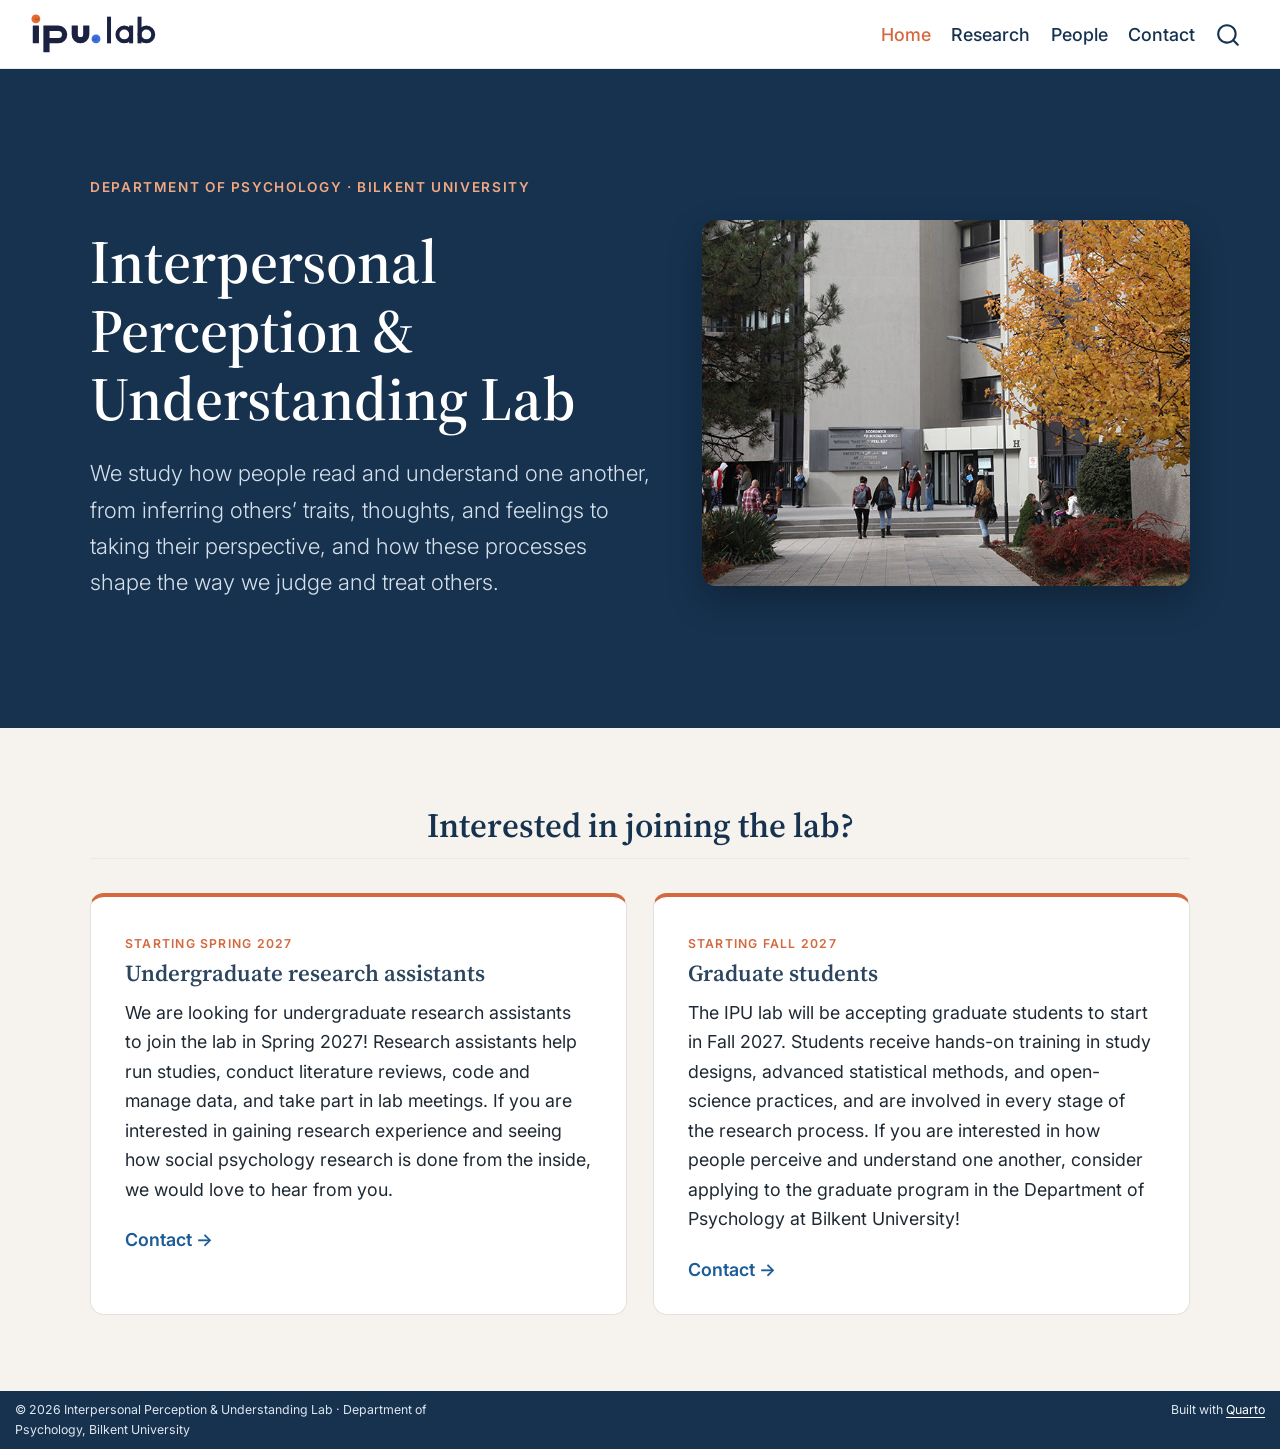
<file: docs/index.html>
<!DOCTYPE html>
<html xmlns="http://www.w3.org/1999/xhtml" lang="en" xml:lang="en"><head>

<meta charset="utf-8">
<meta name="generator" content="quarto-1.10.18">

<meta name="viewport" content="width=device-width, initial-scale=1.0, user-scalable=yes">


<title>IPU Lab | Interpersonal Perception &amp; Understanding Lab at Bilkent University – IPU Lab</title>
<style>
/* Default styles provided by pandoc.
** See https://pandoc.org/MANUAL.html#variables-for-html for config info.
*/
span.smallcaps{font-variant: small-caps;}
div.columns{display: flex; gap: 1.5em;}
div.column{flex: auto;}
@media screen {
div.columns{gap: min(4vw, 1.5em);}
div.column{overflow-x: auto;}
}
div.hanging-indent{margin-left: 1.5em; text-indent: -1.5em;}
ul.task-list{list-style: none;}
ul.task-list li input[type="checkbox"] {
  width: 0.8em;
  margin: 0 0.8em 0.2em -1em; /* quarto-specific, see https://github.com/quarto-dev/quarto-cli/issues/4556 */ 
  vertical-align: middle;
}
</style>


<script src="site_libs/quarto-nav/quarto-nav.js"></script>
<script src="site_libs/quarto-nav/headroom.min.js"></script>
<script src="site_libs/clipboard/clipboard.min.js"></script>
<script src="site_libs/quarto-search/autocomplete.umd.js"></script>
<script src="site_libs/quarto-search/fuse.min.js"></script>
<script src="site_libs/quarto-search/quarto-search.js"></script>
<meta name="quarto:offset" content="./">
<link href="./images/ipu-favicon.png" rel="icon" type="image/png">
<script src="site_libs/quarto-html/quarto.js" type="module"></script>
<script src="site_libs/quarto-html/tabsets/tabsets.js" type="module"></script>
<script src="site_libs/quarto-html/popper.min.js"></script>
<script src="site_libs/quarto-html/tippy.umd.min.js"></script>
<link href="site_libs/quarto-html/tippy.css" rel="stylesheet">
<link href="site_libs/quarto-html/quarto-syntax-highlighting-64a204ab8560d761af7679ceaba22944.css" rel="stylesheet" id="quarto-text-highlighting-styles">
<script src="site_libs/bootstrap/bootstrap.min.js"></script>
<link href="site_libs/bootstrap/bootstrap-icons.css" rel="stylesheet">
<link href="site_libs/bootstrap/bootstrap-56bd78b5a6157ba59dc0b1ddce79f398.min.css" rel="stylesheet" append-hash="true" id="quarto-bootstrap" data-mode="light">
<script id="quarto-search-options" type="application/json">{
  "location": "navbar",
  "copy-button": false,
  "collapse-after": 3,
  "panel-placement": "end",
  "type": "overlay",
  "limit": 50,
  "keyboard-shortcut": [
    "f",
    "/",
    "s"
  ],
  "show-item-context": false,
  "language": {
    "search-no-results-text": "No results",
    "search-matching-documents-text": "matching documents",
    "search-copy-link-title": "Copy link to search",
    "search-hide-matches-text": "Hide additional matches",
    "search-more-match-text": "more match in this document",
    "search-more-matches-text": "more matches in this document",
    "search-clear-button-title": "Clear",
    "search-text-placeholder": "",
    "search-detached-cancel-button-title": "Cancel",
    "search-submit-button-title": "Submit",
    "search-label": "Search"
  }
}</script>
<style>html{ scroll-behavior: smooth; }</style>


</head>

<body class="nav-fixed fullcontent quarto-light">

<div id="quarto-search-results"></div>
  <header id="quarto-header" class="headroom fixed-top">
    <nav class="navbar navbar-expand-lg " data-bs-theme="dark">
      <div class="navbar-container container-fluid">
      <div class="navbar-brand-container mx-auto">
    <a href="./index.html" class="navbar-brand navbar-brand-logo">
    <img src="./images/ipu-lab-logo.svg" alt="IPU Lab" class="navbar-logo light-content">
    <img src="./images/ipu-lab-logo.svg" alt="IPU Lab" class="navbar-logo dark-content">
    </a>
  </div>
            <div id="quarto-search" class="" title="Search"></div>
          <button class="navbar-toggler" type="button" data-bs-toggle="collapse" data-bs-target="#navbarCollapse" aria-controls="navbarCollapse" role="menu" aria-expanded="false" aria-label="Toggle navigation" onclick="if (window.quartoToggleHeadroom) { window.quartoToggleHeadroom(); }">
  <span class="navbar-toggler-icon"></span>
</button>
          <div class="collapse navbar-collapse" id="navbarCollapse">
            <ul class="navbar-nav navbar-nav-scroll ms-auto">
  <li class="nav-item">
    <a class="nav-link active" href="./index.html" aria-current="page"> 
<span class="menu-text">Home</span></a>
  </li>  
  <li class="nav-item">
    <a class="nav-link" href="./research.html"> 
<span class="menu-text">Research</span></a>
  </li>  
  <li class="nav-item">
    <a class="nav-link" href="./people.html"> 
<span class="menu-text">People</span></a>
  </li>  
  <li class="nav-item">
    <a class="nav-link" href="./contact.html"> 
<span class="menu-text">Contact</span></a>
  </li>  
</ul>
          </div> <!-- /navcollapse -->
            <div class="quarto-navbar-tools">
</div>
      </div> <!-- /container-fluid -->
    </nav>
</header>
<!-- content -->
<div id="quarto-content" class="quarto-container page-layout-custom page-navbar">
<!-- sidebar -->
<!-- margin-sidebar -->
<!-- main -->




<div class="hero">
<div class="sec-inner hero-grid">
<div class="hero-text">
<p><span class="eyebrow">Department of Psychology · Bilkent University</span></p>
<section id="b58fc729-690b-4000-b19f-365a4093b2ff7b7b3c20766172206c61622e6e616d65203e7d7d" class="level1">
<h1>Interpersonal Perception &amp; Understanding Lab</h1>
<p><span class="lead">We study how people read and understand one another, from inferring others’ traits, thoughts, and feelings to taking their perspective, and how these processes shape the way we judge and treat others.</span></p>
</section>
</div>
<div class="hero-photo">
<p><img src="images/bilkent.jpeg" class="img-fluid" alt="Bilkent University campus"></p>
</div>
</div>
</div>
<div class="sec sec-sand">
<section id="interested-in-joining-the-lab" class="level2 intro-heading sec-inner">
<h2 class="intro-heading" data-anchor-id="interested-in-joining-the-lab">Interested in joining the lab?</h2>
<div class="join-grid">
<div class="join-card">
<p><span class="card-tag">Starting Spring 2027</span></p>
<section id="undergraduate-research-assistants" class="level3">
<h3 data-anchor-id="undergraduate-research-assistants">Undergraduate research assistants</h3>
<p>We are looking for undergraduate research assistants to join the lab in Spring 2027! Research assistants help run studies, conduct literature reviews, code and manage data, and take part in lab meetings. If you are interested in gaining research experience and seeing how social psychology research is done from the inside, we would love to hear from you.</p>
<p><a href="mailto:mkezer@bilkent.edu.tr" class="more-link">Contact</a></p>
</section>
</div>
<div class="join-card">
<p><span class="card-tag">Starting Fall 2027</span></p>
<section id="graduate-students" class="level3">
<h3 data-anchor-id="graduate-students">Graduate students</h3>
<p>The IPU lab will be accepting graduate students to start in Fall 2027. Students receive hands-on training in study designs, advanced statistical methods, and open-science practices, and are involved in every stage of the research process. If you are interested in how people perceive and understand one another, consider applying to the graduate program in the Department of Psychology at Bilkent University!</p>
<p><a href="mailto:mkezer@bilkent.edu.tr" class="more-link">Contact</a></p>
</section>
</div>
</div>
</section>
</div>




<script id="quarto-html-after-body" type="application/javascript">
  window.document.addEventListener("DOMContentLoaded", function (event) {
    const isCodeAnnotation = (el) => {
      for (const clz of el.classList) {
        if (clz.startsWith('code-annotation-')) {                     
          return true;
        }
      }
      return false;
    }
    const onCopySuccess = function(e) {
      // button target
      const button = e.trigger;
      // don't keep focus
      button.blur();
      // flash "checked"
      button.classList.add('code-copy-button-checked');
      var currentTitle = button.getAttribute("title");
      button.setAttribute("title", "Copied!");
      let tooltip;
      if (window.bootstrap) {
        button.setAttribute("data-bs-toggle", "tooltip");
        button.setAttribute("data-bs-placement", "left");
        button.setAttribute("data-bs-title", "Copied!");
        tooltip = new bootstrap.Tooltip(button, 
          { trigger: "manual", 
            customClass: "code-copy-button-tooltip",
            offset: [0, -8]});
        tooltip.show();    
      }
      setTimeout(function() {
        if (tooltip) {
          tooltip.hide();
          button.removeAttribute("data-bs-title");
          button.removeAttribute("data-bs-toggle");
          button.removeAttribute("data-bs-placement");
        }
        button.setAttribute("title", currentTitle);
        button.classList.remove('code-copy-button-checked');
      }, 1000);
      // clear code selection
      e.clearSelection();
    }
    const getTextToCopy = function(trigger) {
      const outerScaffold = trigger.parentElement.cloneNode(true);
      const codeEl = outerScaffold.querySelector('code');
      for (const childEl of codeEl.children) {
        if (isCodeAnnotation(childEl)) {
          childEl.remove();
        }
      }
      return codeEl.innerText;
    }
    const clipboard = new window.ClipboardJS('.code-copy-button:not([data-in-quarto-modal])', {
      text: getTextToCopy
    });
    clipboard.on('success', onCopySuccess);
    if (window.document.getElementById('quarto-embedded-source-code-modal')) {
      const clipboardModal = new window.ClipboardJS('.code-copy-button[data-in-quarto-modal]', {
        text: getTextToCopy,
        container: window.document.getElementById('quarto-embedded-source-code-modal')
      });
      clipboardModal.on('success', onCopySuccess);
    }
      var localhostRegex = new RegExp(/^(?:http|https):\/\/localhost\:?[0-9]*\//);
      var mailtoRegex = new RegExp(/^mailto:/);
        var filterRegex = new RegExp("https:\/\/mkezer\.github\.io\/ipu-lab\/");
      var isInternal = (href) => {
          return filterRegex.test(href) || localhostRegex.test(href) || mailtoRegex.test(href);
      }
      // Inspect non-navigation links and adorn them if external
     var links = window.document.querySelectorAll('a[href]:not(.nav-link):not(.navbar-brand):not(.toc-action):not(.sidebar-link):not(.sidebar-item-toggle):not(.pagination-link):not(.no-external):not([aria-hidden]):not(.dropdown-item):not(.quarto-navigation-tool):not(.about-link)');
      for (var i=0; i<links.length; i++) {
        const link = links[i];
        if (!isInternal(link.href)) {
          // undo the damage that might have been done by quarto-nav.js in the case of
          // links that we want to consider external
          if (link.dataset.originalHref !== undefined) {
            link.href = link.dataset.originalHref;
          }
            // target, if specified
            link.setAttribute("target", "_blank");
            if (link.getAttribute("rel") === null) {
              link.setAttribute("rel", "noopener");
            }
        }
      }
    function tippyHover(el, contentFn, onTriggerFn, onUntriggerFn) {
      const config = {
        allowHTML: true,
        maxWidth: 500,
        delay: 100,
        arrow: false,
        appendTo: function(el) {
            return el.parentElement;
        },
        interactive: true,
        interactiveBorder: 10,
        theme: 'quarto',
        placement: 'bottom-start',
      };
      if (contentFn) {
        config.content = contentFn;
      }
      if (onTriggerFn) {
        config.onTrigger = onTriggerFn;
      }
      if (onUntriggerFn) {
        config.onUntrigger = onUntriggerFn;
      }
      window.tippy(el, config); 
    }
    const noterefs = window.document.querySelectorAll('a[role="doc-noteref"]');
    for (var i=0; i<noterefs.length; i++) {
      const ref = noterefs[i];
      tippyHover(ref, function() {
        // use id or data attribute instead here
        let href = ref.getAttribute('data-footnote-href') || ref.getAttribute('href');
        try { href = new URL(href).hash; } catch {}
        const id = href.replace(/^#\/?/, "");
        const note = window.document.getElementById(id);
        if (note) {
          return note.innerHTML;
        } else {
          return "";
        }
      });
    }
    const xrefs = window.document.querySelectorAll('a.quarto-xref');
    const processXRef = (id, note) => {
      // Strip column container classes
      const stripColumnClz = (el) => {
        el.classList.remove("page-full", "page-columns");
        if (el.children) {
          for (const child of el.children) {
            stripColumnClz(child);
          }
        }
      }
      stripColumnClz(note)
      if (id === null || id.startsWith('sec-')) {
        // Special case sections, only their first couple elements
        const container = document.createElement("div");
        if (note.children && note.children.length > 2) {
          container.appendChild(note.children[0].cloneNode(true));
          for (let i = 1; i < note.children.length; i++) {
            const child = note.children[i];
            if (child.tagName === "P" && child.innerText === "") {
              continue;
            } else {
              container.appendChild(child.cloneNode(true));
              break;
            }
          }
          if (window.Quarto?.typesetMath) {
            window.Quarto.typesetMath(container);
          }
          return container.innerHTML
        } else {
          if (window.Quarto?.typesetMath) {
            window.Quarto.typesetMath(note);
          }
          return note.innerHTML;
        }
      } else {
        // Remove any anchor links if they are present
        const anchorLink = note.querySelector('a.anchorjs-link');
        if (anchorLink) {
          anchorLink.remove();
        }
        if (window.Quarto?.typesetMath) {
          window.Quarto.typesetMath(note);
        }
        if (note.classList.contains("callout")) {
          return note.outerHTML;
        } else {
          return note.innerHTML;
        }
      }
    }
    for (var i=0; i<xrefs.length; i++) {
      const xref = xrefs[i];
      tippyHover(xref, undefined, function(instance) {
        instance.disable();
        let url = xref.getAttribute('href');
        let hash = undefined; 
        if (url.startsWith('#')) {
          hash = url;
        } else {
          try { hash = new URL(url).hash; } catch {}
        }
        if (hash) {
          const id = hash.replace(/^#\/?/, "");
          const note = window.document.getElementById(id);
          if (note !== null) {
            try {
              const html = processXRef(id, note.cloneNode(true));
              instance.setContent(html);
            } finally {
              instance.enable();
              instance.show();
            }
          } else {
            // See if we can fetch this
            fetch(url.split('#')[0])
            .then(res => res.text())
            .then(html => {
              const parser = new DOMParser();
              const htmlDoc = parser.parseFromString(html, "text/html");
              const note = htmlDoc.getElementById(id);
              if (note !== null) {
                const html = processXRef(id, note);
                instance.setContent(html);
              } 
            }).finally(() => {
              instance.enable();
              instance.show();
            });
          }
        } else {
          // See if we can fetch a full url (with no hash to target)
          // This is a special case and we should probably do some content thinning / targeting
          fetch(url)
          .then(res => res.text())
          .then(html => {
            const parser = new DOMParser();
            const htmlDoc = parser.parseFromString(html, "text/html");
            const note = htmlDoc.querySelector('main.content');
            if (note !== null) {
              // This should only happen for chapter cross references
              // (since there is no id in the URL)
              // remove the first header
              if (note.children.length > 0 && note.children[0].tagName === "HEADER") {
                note.children[0].remove();
              }
              const html = processXRef(null, note);
              instance.setContent(html);
            } 
          }).finally(() => {
            instance.enable();
            instance.show();
          });
        }
      }, function(instance) {
      });
    }
        let selectedAnnoteEl;
        const selectorForAnnotation = ( cell, annotation) => {
          let cellAttr = 'data-code-cell="' + cell + '"';
          let lineAttr = 'data-code-annotation="' +  annotation + '"';
          const selector = 'span[' + cellAttr + '][' + lineAttr + ']';
          return selector;
        }
        const selectCodeLines = (annoteEl) => {
          const doc = window.document;
          const targetCell = annoteEl.getAttribute("data-target-cell");
          const targetAnnotation = annoteEl.getAttribute("data-target-annotation");
          const annoteSpan = window.document.querySelector(selectorForAnnotation(targetCell, targetAnnotation));
          const lines = annoteSpan.getAttribute("data-code-lines").split(",");
          const lineIds = lines.map((line) => {
            return targetCell + "-" + line;
          })
          let top = null;
          let height = null;
          let parent = null;
          if (lineIds.length > 0) {
              //compute the position of the single el (top and bottom and make a div)
              const el = window.document.getElementById(lineIds[0]);
              top = el.offsetTop;
              height = el.offsetHeight;
              parent = el.parentElement.parentElement;
            if (lineIds.length > 1) {
              const lastEl = window.document.getElementById(lineIds[lineIds.length - 1]);
              const bottom = lastEl.offsetTop + lastEl.offsetHeight;
              height = bottom - top;
            }
            if (top !== null && height !== null && parent !== null) {
              // cook up a div (if necessary) and position it 
              let div = window.document.getElementById("code-annotation-line-highlight");
              if (div === null) {
                div = window.document.createElement("div");
                div.setAttribute("id", "code-annotation-line-highlight");
                div.style.position = 'absolute';
                parent.appendChild(div);
              }
              div.style.top = top - 2 + "px";
              div.style.height = height + 4 + "px";
              div.style.left = 0;
              let gutterDiv = window.document.getElementById("code-annotation-line-highlight-gutter");
              if (gutterDiv === null) {
                gutterDiv = window.document.createElement("div");
                gutterDiv.setAttribute("id", "code-annotation-line-highlight-gutter");
                gutterDiv.style.position = 'absolute';
                const codeCell = window.document.getElementById(targetCell);
                const gutter = codeCell.querySelector('.code-annotation-gutter');
                gutter.appendChild(gutterDiv);
              }
              gutterDiv.style.top = top - 2 + "px";
              gutterDiv.style.height = height + 4 + "px";
            }
            selectedAnnoteEl = annoteEl;
          }
        };
        const unselectCodeLines = () => {
          const elementsIds = ["code-annotation-line-highlight", "code-annotation-line-highlight-gutter"];
          elementsIds.forEach((elId) => {
            const div = window.document.getElementById(elId);
            if (div) {
              div.remove();
            }
          });
          selectedAnnoteEl = undefined;
        };
          // Handle positioning of the toggle
      window.addEventListener(
        "resize",
        throttle(() => {
          elRect = undefined;
          if (selectedAnnoteEl) {
            selectCodeLines(selectedAnnoteEl);
          }
        }, 10)
      );
      function throttle(fn, ms) {
      let throttle = false;
      let timer;
        return (...args) => {
          if(!throttle) { // first call gets through
              fn.apply(this, args);
              throttle = true;
          } else { // all the others get throttled
              if(timer) clearTimeout(timer); // cancel #2
              timer = setTimeout(() => {
                fn.apply(this, args);
                timer = throttle = false;
              }, ms);
          }
        };
      }
        // Attach click handler to the DT
        const annoteDls = window.document.querySelectorAll('dt[data-target-cell]');
        for (const annoteDlNode of annoteDls) {
          annoteDlNode.addEventListener('click', (event) => {
            const clickedEl = event.target;
            if (clickedEl !== selectedAnnoteEl) {
              unselectCodeLines();
              const activeEl = window.document.querySelector('dt[data-target-cell].code-annotation-active');
              if (activeEl) {
                activeEl.classList.remove('code-annotation-active');
              }
              selectCodeLines(clickedEl);
              clickedEl.classList.add('code-annotation-active');
            } else {
              // Unselect the line
              unselectCodeLines();
              clickedEl.classList.remove('code-annotation-active');
            }
          });
        }
    const findCites = (el) => {
      const parentEl = el.parentElement;
      if (parentEl) {
        const cites = parentEl.dataset.cites;
        if (cites) {
          return {
            el,
            cites: cites.split(' ')
          };
        } else {
          return findCites(el.parentElement)
        }
      } else {
        return undefined;
      }
    };
    var bibliorefs = window.document.querySelectorAll('a[role="doc-biblioref"]');
    for (var i=0; i<bibliorefs.length; i++) {
      const ref = bibliorefs[i];
      const citeInfo = findCites(ref);
      if (citeInfo) {
        tippyHover(citeInfo.el, function() {
          var popup = window.document.createElement('div');
          citeInfo.cites.forEach(function(cite) {
            var citeDiv = window.document.createElement('div');
            citeDiv.classList.add('hanging-indent');
            citeDiv.classList.add('csl-entry');
            var biblioDiv = window.document.getElementById('ref-' + cite);
            if (biblioDiv) {
              citeDiv.innerHTML = biblioDiv.innerHTML;
            }
            popup.appendChild(citeDiv);
          });
          return popup.innerHTML;
        });
      }
    }
  });
  </script>
</div> <!-- /content -->
<footer class="footer">
  <div class="nav-footer">
    <div class="nav-footer-left">
<p>© 2026 Interpersonal Perception &amp; Understanding Lab · Department of Psychology, Bilkent University</p>
</div>   
    <div class="nav-footer-center">
      &nbsp;
    </div>
    <div class="nav-footer-right">
<p>Built with <a href="https://quarto.org">Quarto</a></p>
</div>
  </div>
</footer>




<script src="site_libs/quarto-html/zenscroll-min.js"></script>
</body></html>
</file>
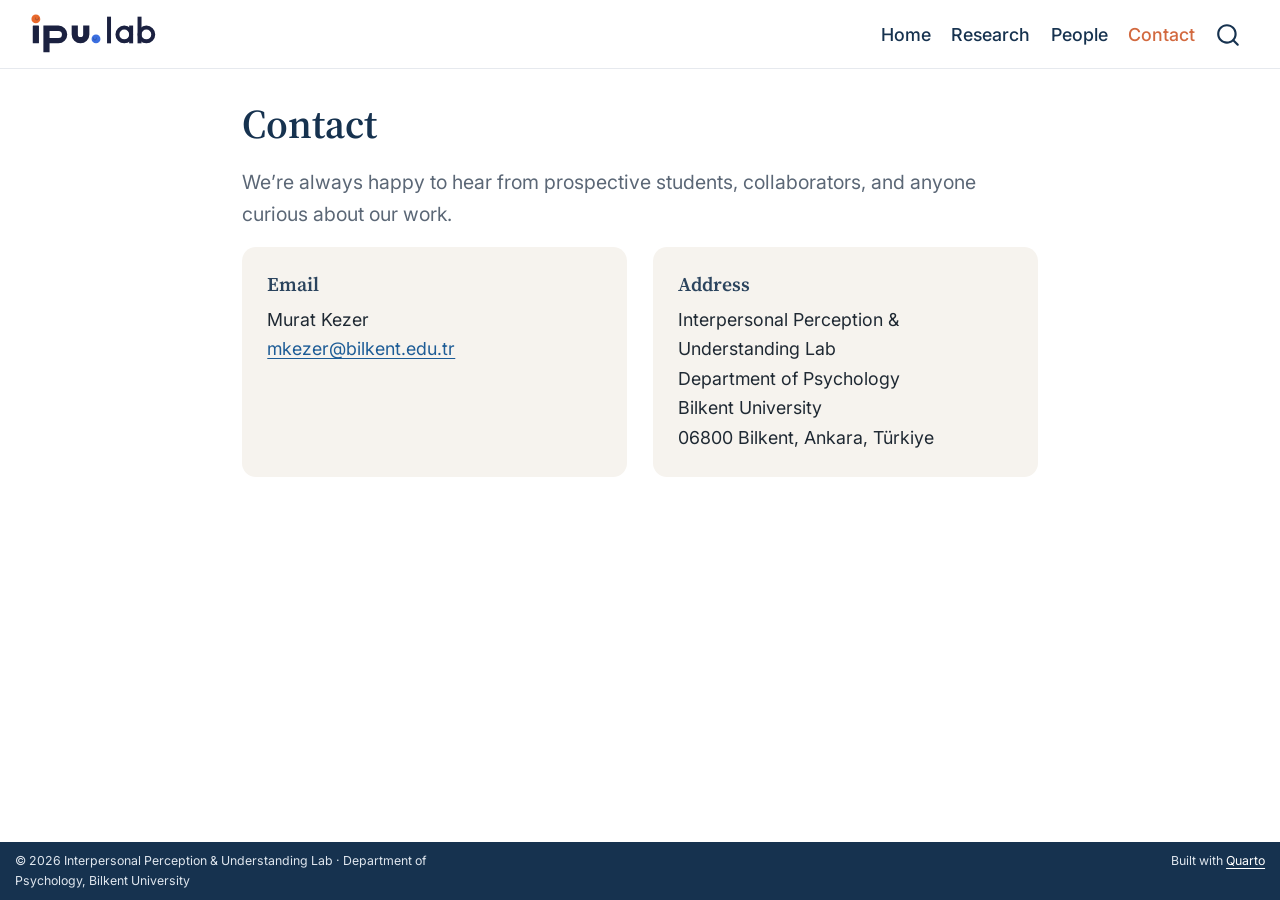
<file: docs/contact.html>
<!DOCTYPE html>
<html xmlns="http://www.w3.org/1999/xhtml" lang="en" xml:lang="en"><head>

<meta charset="utf-8">
<meta name="generator" content="quarto-1.10.18">

<meta name="viewport" content="width=device-width, initial-scale=1.0, user-scalable=yes">


<title>Contact – IPU Lab</title>
<style>
/* Default styles provided by pandoc.
** See https://pandoc.org/MANUAL.html#variables-for-html for config info.
*/
span.smallcaps{font-variant: small-caps;}
div.columns{display: flex; gap: 1.5em;}
div.column{flex: auto;}
@media screen {
div.columns{gap: min(4vw, 1.5em);}
div.column{overflow-x: auto;}
}
div.hanging-indent{margin-left: 1.5em; text-indent: -1.5em;}
ul.task-list{list-style: none;}
ul.task-list li input[type="checkbox"] {
  width: 0.8em;
  margin: 0 0.8em 0.2em -1em; /* quarto-specific, see https://github.com/quarto-dev/quarto-cli/issues/4556 */ 
  vertical-align: middle;
}
</style>


<script src="site_libs/quarto-nav/quarto-nav.js"></script>
<script src="site_libs/quarto-nav/headroom.min.js"></script>
<script src="site_libs/clipboard/clipboard.min.js"></script>
<script src="site_libs/quarto-search/autocomplete.umd.js"></script>
<script src="site_libs/quarto-search/fuse.min.js"></script>
<script src="site_libs/quarto-search/quarto-search.js"></script>
<meta name="quarto:offset" content="./">
<link href="./images/ipu-favicon.png" rel="icon" type="image/png">
<script src="site_libs/quarto-html/quarto.js" type="module"></script>
<script src="site_libs/quarto-html/tabsets/tabsets.js" type="module"></script>
<script src="site_libs/quarto-html/popper.min.js"></script>
<script src="site_libs/quarto-html/tippy.umd.min.js"></script>
<link href="site_libs/quarto-html/tippy.css" rel="stylesheet">
<link href="site_libs/quarto-html/quarto-syntax-highlighting-64a204ab8560d761af7679ceaba22944.css" rel="stylesheet" id="quarto-text-highlighting-styles">
<script src="site_libs/bootstrap/bootstrap.min.js"></script>
<link href="site_libs/bootstrap/bootstrap-icons.css" rel="stylesheet">
<link href="site_libs/bootstrap/bootstrap-56bd78b5a6157ba59dc0b1ddce79f398.min.css" rel="stylesheet" append-hash="true" id="quarto-bootstrap" data-mode="light">
<script id="quarto-search-options" type="application/json">{
  "location": "navbar",
  "copy-button": false,
  "collapse-after": 3,
  "panel-placement": "end",
  "type": "overlay",
  "limit": 50,
  "keyboard-shortcut": [
    "f",
    "/",
    "s"
  ],
  "show-item-context": false,
  "language": {
    "search-no-results-text": "No results",
    "search-matching-documents-text": "matching documents",
    "search-copy-link-title": "Copy link to search",
    "search-hide-matches-text": "Hide additional matches",
    "search-more-match-text": "more match in this document",
    "search-more-matches-text": "more matches in this document",
    "search-clear-button-title": "Clear",
    "search-text-placeholder": "",
    "search-detached-cancel-button-title": "Cancel",
    "search-submit-button-title": "Submit",
    "search-label": "Search"
  }
}</script>
<style>html{ scroll-behavior: smooth; }</style>


</head>

<body class="nav-fixed fullcontent quarto-light">

<div id="quarto-search-results"></div>
  <header id="quarto-header" class="headroom fixed-top">
    <nav class="navbar navbar-expand-lg " data-bs-theme="dark">
      <div class="navbar-container container-fluid">
      <div class="navbar-brand-container mx-auto">
    <a href="./index.html" class="navbar-brand navbar-brand-logo">
    <img src="./images/ipu-lab-logo.svg" alt="IPU Lab" class="navbar-logo light-content">
    <img src="./images/ipu-lab-logo.svg" alt="IPU Lab" class="navbar-logo dark-content">
    </a>
  </div>
            <div id="quarto-search" class="" title="Search"></div>
          <button class="navbar-toggler" type="button" data-bs-toggle="collapse" data-bs-target="#navbarCollapse" aria-controls="navbarCollapse" role="menu" aria-expanded="false" aria-label="Toggle navigation" onclick="if (window.quartoToggleHeadroom) { window.quartoToggleHeadroom(); }">
  <span class="navbar-toggler-icon"></span>
</button>
          <div class="collapse navbar-collapse" id="navbarCollapse">
            <ul class="navbar-nav navbar-nav-scroll ms-auto">
  <li class="nav-item">
    <a class="nav-link" href="./index.html"> 
<span class="menu-text">Home</span></a>
  </li>  
  <li class="nav-item">
    <a class="nav-link" href="./research.html"> 
<span class="menu-text">Research</span></a>
  </li>  
  <li class="nav-item">
    <a class="nav-link" href="./people.html"> 
<span class="menu-text">People</span></a>
  </li>  
  <li class="nav-item">
    <a class="nav-link active" href="./contact.html" aria-current="page"> 
<span class="menu-text">Contact</span></a>
  </li>  
</ul>
          </div> <!-- /navcollapse -->
            <div class="quarto-navbar-tools">
</div>
      </div> <!-- /container-fluid -->
    </nav>
</header>
<!-- content -->
<div id="quarto-content" class="quarto-container page-columns page-rows-contents page-layout-article page-navbar">
<!-- sidebar -->
<!-- margin-sidebar -->
    
<!-- main -->
<main class="content" id="quarto-document-content">

<header id="title-block-header" class="quarto-title-block default">
<div class="quarto-title">
<h1 class="title">Contact</h1>
</div>



<div class="quarto-title-meta">

    
  
    
  </div>
  


</header>


<p><span class="page-intro">We’re always happy to hear from prospective students, collaborators, and anyone curious about our work.</span></p>
<div class="contact-grid">
<section id="email" class="level3 contact-card">
<h3 data-anchor-id="email">Email</h3>
<p>Murat Kezer<br>
<a href="mailto:mkezer@bilkent.edu.tr">mkezer@bilkent.edu.tr</a></p>
</section>
<section id="address" class="level3 contact-card">
<h3 data-anchor-id="address">Address</h3>
<p>Interpersonal Perception &amp; Understanding Lab<br>
Department of Psychology<br>
Bilkent University<br>
06800 Bilkent, Ankara, Türkiye</p>
</section>
</div>



</main> <!-- /main -->
<script id="quarto-html-after-body" type="application/javascript">
  window.document.addEventListener("DOMContentLoaded", function (event) {
    const isCodeAnnotation = (el) => {
      for (const clz of el.classList) {
        if (clz.startsWith('code-annotation-')) {                     
          return true;
        }
      }
      return false;
    }
    const onCopySuccess = function(e) {
      // button target
      const button = e.trigger;
      // don't keep focus
      button.blur();
      // flash "checked"
      button.classList.add('code-copy-button-checked');
      var currentTitle = button.getAttribute("title");
      button.setAttribute("title", "Copied!");
      let tooltip;
      if (window.bootstrap) {
        button.setAttribute("data-bs-toggle", "tooltip");
        button.setAttribute("data-bs-placement", "left");
        button.setAttribute("data-bs-title", "Copied!");
        tooltip = new bootstrap.Tooltip(button, 
          { trigger: "manual", 
            customClass: "code-copy-button-tooltip",
            offset: [0, -8]});
        tooltip.show();    
      }
      setTimeout(function() {
        if (tooltip) {
          tooltip.hide();
          button.removeAttribute("data-bs-title");
          button.removeAttribute("data-bs-toggle");
          button.removeAttribute("data-bs-placement");
        }
        button.setAttribute("title", currentTitle);
        button.classList.remove('code-copy-button-checked');
      }, 1000);
      // clear code selection
      e.clearSelection();
    }
    const getTextToCopy = function(trigger) {
      const outerScaffold = trigger.parentElement.cloneNode(true);
      const codeEl = outerScaffold.querySelector('code');
      for (const childEl of codeEl.children) {
        if (isCodeAnnotation(childEl)) {
          childEl.remove();
        }
      }
      return codeEl.innerText;
    }
    const clipboard = new window.ClipboardJS('.code-copy-button:not([data-in-quarto-modal])', {
      text: getTextToCopy
    });
    clipboard.on('success', onCopySuccess);
    if (window.document.getElementById('quarto-embedded-source-code-modal')) {
      const clipboardModal = new window.ClipboardJS('.code-copy-button[data-in-quarto-modal]', {
        text: getTextToCopy,
        container: window.document.getElementById('quarto-embedded-source-code-modal')
      });
      clipboardModal.on('success', onCopySuccess);
    }
      var localhostRegex = new RegExp(/^(?:http|https):\/\/localhost\:?[0-9]*\//);
      var mailtoRegex = new RegExp(/^mailto:/);
        var filterRegex = new RegExp("https:\/\/mkezer\.github\.io\/ipu-lab\/");
      var isInternal = (href) => {
          return filterRegex.test(href) || localhostRegex.test(href) || mailtoRegex.test(href);
      }
      // Inspect non-navigation links and adorn them if external
     var links = window.document.querySelectorAll('a[href]:not(.nav-link):not(.navbar-brand):not(.toc-action):not(.sidebar-link):not(.sidebar-item-toggle):not(.pagination-link):not(.no-external):not([aria-hidden]):not(.dropdown-item):not(.quarto-navigation-tool):not(.about-link)');
      for (var i=0; i<links.length; i++) {
        const link = links[i];
        if (!isInternal(link.href)) {
          // undo the damage that might have been done by quarto-nav.js in the case of
          // links that we want to consider external
          if (link.dataset.originalHref !== undefined) {
            link.href = link.dataset.originalHref;
          }
            // target, if specified
            link.setAttribute("target", "_blank");
            if (link.getAttribute("rel") === null) {
              link.setAttribute("rel", "noopener");
            }
        }
      }
    function tippyHover(el, contentFn, onTriggerFn, onUntriggerFn) {
      const config = {
        allowHTML: true,
        maxWidth: 500,
        delay: 100,
        arrow: false,
        appendTo: function(el) {
            return el.parentElement;
        },
        interactive: true,
        interactiveBorder: 10,
        theme: 'quarto',
        placement: 'bottom-start',
      };
      if (contentFn) {
        config.content = contentFn;
      }
      if (onTriggerFn) {
        config.onTrigger = onTriggerFn;
      }
      if (onUntriggerFn) {
        config.onUntrigger = onUntriggerFn;
      }
      window.tippy(el, config); 
    }
    const noterefs = window.document.querySelectorAll('a[role="doc-noteref"]');
    for (var i=0; i<noterefs.length; i++) {
      const ref = noterefs[i];
      tippyHover(ref, function() {
        // use id or data attribute instead here
        let href = ref.getAttribute('data-footnote-href') || ref.getAttribute('href');
        try { href = new URL(href).hash; } catch {}
        const id = href.replace(/^#\/?/, "");
        const note = window.document.getElementById(id);
        if (note) {
          return note.innerHTML;
        } else {
          return "";
        }
      });
    }
    const xrefs = window.document.querySelectorAll('a.quarto-xref');
    const processXRef = (id, note) => {
      // Strip column container classes
      const stripColumnClz = (el) => {
        el.classList.remove("page-full", "page-columns");
        if (el.children) {
          for (const child of el.children) {
            stripColumnClz(child);
          }
        }
      }
      stripColumnClz(note)
      if (id === null || id.startsWith('sec-')) {
        // Special case sections, only their first couple elements
        const container = document.createElement("div");
        if (note.children && note.children.length > 2) {
          container.appendChild(note.children[0].cloneNode(true));
          for (let i = 1; i < note.children.length; i++) {
            const child = note.children[i];
            if (child.tagName === "P" && child.innerText === "") {
              continue;
            } else {
              container.appendChild(child.cloneNode(true));
              break;
            }
          }
          if (window.Quarto?.typesetMath) {
            window.Quarto.typesetMath(container);
          }
          return container.innerHTML
        } else {
          if (window.Quarto?.typesetMath) {
            window.Quarto.typesetMath(note);
          }
          return note.innerHTML;
        }
      } else {
        // Remove any anchor links if they are present
        const anchorLink = note.querySelector('a.anchorjs-link');
        if (anchorLink) {
          anchorLink.remove();
        }
        if (window.Quarto?.typesetMath) {
          window.Quarto.typesetMath(note);
        }
        if (note.classList.contains("callout")) {
          return note.outerHTML;
        } else {
          return note.innerHTML;
        }
      }
    }
    for (var i=0; i<xrefs.length; i++) {
      const xref = xrefs[i];
      tippyHover(xref, undefined, function(instance) {
        instance.disable();
        let url = xref.getAttribute('href');
        let hash = undefined; 
        if (url.startsWith('#')) {
          hash = url;
        } else {
          try { hash = new URL(url).hash; } catch {}
        }
        if (hash) {
          const id = hash.replace(/^#\/?/, "");
          const note = window.document.getElementById(id);
          if (note !== null) {
            try {
              const html = processXRef(id, note.cloneNode(true));
              instance.setContent(html);
            } finally {
              instance.enable();
              instance.show();
            }
          } else {
            // See if we can fetch this
            fetch(url.split('#')[0])
            .then(res => res.text())
            .then(html => {
              const parser = new DOMParser();
              const htmlDoc = parser.parseFromString(html, "text/html");
              const note = htmlDoc.getElementById(id);
              if (note !== null) {
                const html = processXRef(id, note);
                instance.setContent(html);
              } 
            }).finally(() => {
              instance.enable();
              instance.show();
            });
          }
        } else {
          // See if we can fetch a full url (with no hash to target)
          // This is a special case and we should probably do some content thinning / targeting
          fetch(url)
          .then(res => res.text())
          .then(html => {
            const parser = new DOMParser();
            const htmlDoc = parser.parseFromString(html, "text/html");
            const note = htmlDoc.querySelector('main.content');
            if (note !== null) {
              // This should only happen for chapter cross references
              // (since there is no id in the URL)
              // remove the first header
              if (note.children.length > 0 && note.children[0].tagName === "HEADER") {
                note.children[0].remove();
              }
              const html = processXRef(null, note);
              instance.setContent(html);
            } 
          }).finally(() => {
            instance.enable();
            instance.show();
          });
        }
      }, function(instance) {
      });
    }
        let selectedAnnoteEl;
        const selectorForAnnotation = ( cell, annotation) => {
          let cellAttr = 'data-code-cell="' + cell + '"';
          let lineAttr = 'data-code-annotation="' +  annotation + '"';
          const selector = 'span[' + cellAttr + '][' + lineAttr + ']';
          return selector;
        }
        const selectCodeLines = (annoteEl) => {
          const doc = window.document;
          const targetCell = annoteEl.getAttribute("data-target-cell");
          const targetAnnotation = annoteEl.getAttribute("data-target-annotation");
          const annoteSpan = window.document.querySelector(selectorForAnnotation(targetCell, targetAnnotation));
          const lines = annoteSpan.getAttribute("data-code-lines").split(",");
          const lineIds = lines.map((line) => {
            return targetCell + "-" + line;
          })
          let top = null;
          let height = null;
          let parent = null;
          if (lineIds.length > 0) {
              //compute the position of the single el (top and bottom and make a div)
              const el = window.document.getElementById(lineIds[0]);
              top = el.offsetTop;
              height = el.offsetHeight;
              parent = el.parentElement.parentElement;
            if (lineIds.length > 1) {
              const lastEl = window.document.getElementById(lineIds[lineIds.length - 1]);
              const bottom = lastEl.offsetTop + lastEl.offsetHeight;
              height = bottom - top;
            }
            if (top !== null && height !== null && parent !== null) {
              // cook up a div (if necessary) and position it 
              let div = window.document.getElementById("code-annotation-line-highlight");
              if (div === null) {
                div = window.document.createElement("div");
                div.setAttribute("id", "code-annotation-line-highlight");
                div.style.position = 'absolute';
                parent.appendChild(div);
              }
              div.style.top = top - 2 + "px";
              div.style.height = height + 4 + "px";
              div.style.left = 0;
              let gutterDiv = window.document.getElementById("code-annotation-line-highlight-gutter");
              if (gutterDiv === null) {
                gutterDiv = window.document.createElement("div");
                gutterDiv.setAttribute("id", "code-annotation-line-highlight-gutter");
                gutterDiv.style.position = 'absolute';
                const codeCell = window.document.getElementById(targetCell);
                const gutter = codeCell.querySelector('.code-annotation-gutter');
                gutter.appendChild(gutterDiv);
              }
              gutterDiv.style.top = top - 2 + "px";
              gutterDiv.style.height = height + 4 + "px";
            }
            selectedAnnoteEl = annoteEl;
          }
        };
        const unselectCodeLines = () => {
          const elementsIds = ["code-annotation-line-highlight", "code-annotation-line-highlight-gutter"];
          elementsIds.forEach((elId) => {
            const div = window.document.getElementById(elId);
            if (div) {
              div.remove();
            }
          });
          selectedAnnoteEl = undefined;
        };
          // Handle positioning of the toggle
      window.addEventListener(
        "resize",
        throttle(() => {
          elRect = undefined;
          if (selectedAnnoteEl) {
            selectCodeLines(selectedAnnoteEl);
          }
        }, 10)
      );
      function throttle(fn, ms) {
      let throttle = false;
      let timer;
        return (...args) => {
          if(!throttle) { // first call gets through
              fn.apply(this, args);
              throttle = true;
          } else { // all the others get throttled
              if(timer) clearTimeout(timer); // cancel #2
              timer = setTimeout(() => {
                fn.apply(this, args);
                timer = throttle = false;
              }, ms);
          }
        };
      }
        // Attach click handler to the DT
        const annoteDls = window.document.querySelectorAll('dt[data-target-cell]');
        for (const annoteDlNode of annoteDls) {
          annoteDlNode.addEventListener('click', (event) => {
            const clickedEl = event.target;
            if (clickedEl !== selectedAnnoteEl) {
              unselectCodeLines();
              const activeEl = window.document.querySelector('dt[data-target-cell].code-annotation-active');
              if (activeEl) {
                activeEl.classList.remove('code-annotation-active');
              }
              selectCodeLines(clickedEl);
              clickedEl.classList.add('code-annotation-active');
            } else {
              // Unselect the line
              unselectCodeLines();
              clickedEl.classList.remove('code-annotation-active');
            }
          });
        }
    const findCites = (el) => {
      const parentEl = el.parentElement;
      if (parentEl) {
        const cites = parentEl.dataset.cites;
        if (cites) {
          return {
            el,
            cites: cites.split(' ')
          };
        } else {
          return findCites(el.parentElement)
        }
      } else {
        return undefined;
      }
    };
    var bibliorefs = window.document.querySelectorAll('a[role="doc-biblioref"]');
    for (var i=0; i<bibliorefs.length; i++) {
      const ref = bibliorefs[i];
      const citeInfo = findCites(ref);
      if (citeInfo) {
        tippyHover(citeInfo.el, function() {
          var popup = window.document.createElement('div');
          citeInfo.cites.forEach(function(cite) {
            var citeDiv = window.document.createElement('div');
            citeDiv.classList.add('hanging-indent');
            citeDiv.classList.add('csl-entry');
            var biblioDiv = window.document.getElementById('ref-' + cite);
            if (biblioDiv) {
              citeDiv.innerHTML = biblioDiv.innerHTML;
            }
            popup.appendChild(citeDiv);
          });
          return popup.innerHTML;
        });
      }
    }
  });
  </script>
</div> <!-- /content -->
<footer class="footer">
  <div class="nav-footer">
    <div class="nav-footer-left">
<p>© 2026 Interpersonal Perception &amp; Understanding Lab · Department of Psychology, Bilkent University</p>
</div>   
    <div class="nav-footer-center">
      &nbsp;
    </div>
    <div class="nav-footer-right">
<p>Built with <a href="https://quarto.org">Quarto</a></p>
</div>
  </div>
</footer>




<script src="site_libs/quarto-html/zenscroll-min.js"></script>
</body></html>
</file>
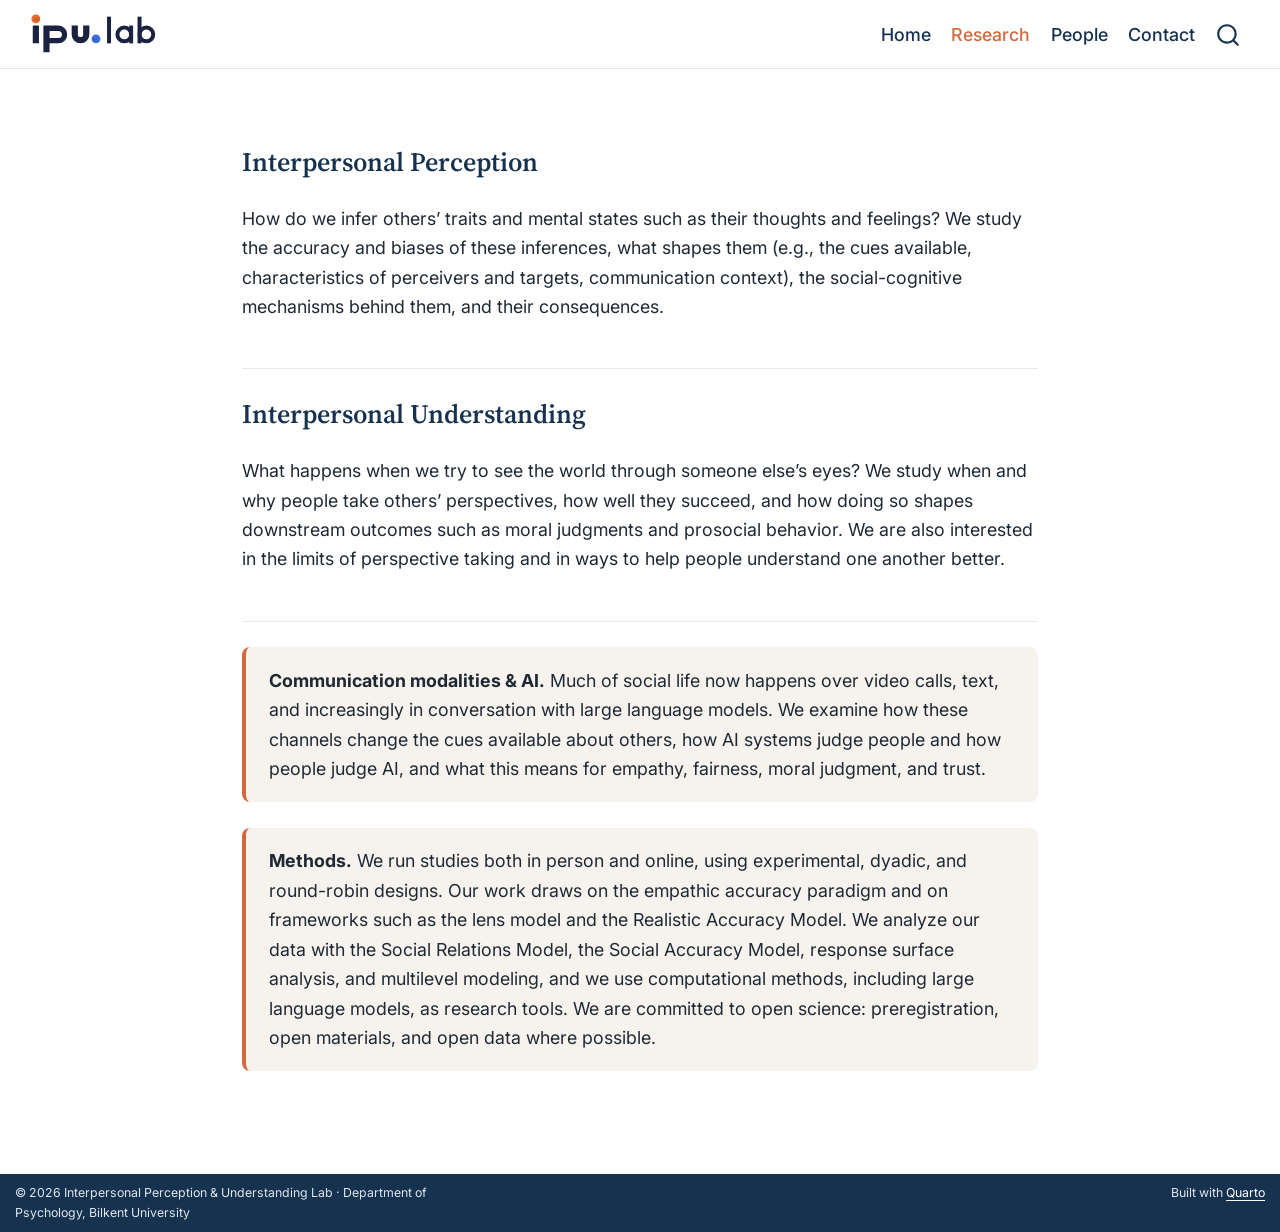
<file: docs/research.html>
<!DOCTYPE html>
<html xmlns="http://www.w3.org/1999/xhtml" lang="en" xml:lang="en"><head>

<meta charset="utf-8">
<meta name="generator" content="quarto-1.10.18">

<meta name="viewport" content="width=device-width, initial-scale=1.0, user-scalable=yes">


<title>Research – IPU Lab</title>
<style>
/* Default styles provided by pandoc.
** See https://pandoc.org/MANUAL.html#variables-for-html for config info.
*/
span.smallcaps{font-variant: small-caps;}
div.columns{display: flex; gap: 1.5em;}
div.column{flex: auto;}
@media screen {
div.columns{gap: min(4vw, 1.5em);}
div.column{overflow-x: auto;}
}
div.hanging-indent{margin-left: 1.5em; text-indent: -1.5em;}
ul.task-list{list-style: none;}
ul.task-list li input[type="checkbox"] {
  width: 0.8em;
  margin: 0 0.8em 0.2em -1em; /* quarto-specific, see https://github.com/quarto-dev/quarto-cli/issues/4556 */ 
  vertical-align: middle;
}
</style>


<script src="site_libs/quarto-nav/quarto-nav.js"></script>
<script src="site_libs/quarto-nav/headroom.min.js"></script>
<script src="site_libs/clipboard/clipboard.min.js"></script>
<script src="site_libs/quarto-search/autocomplete.umd.js"></script>
<script src="site_libs/quarto-search/fuse.min.js"></script>
<script src="site_libs/quarto-search/quarto-search.js"></script>
<meta name="quarto:offset" content="./">
<link href="./images/ipu-favicon.png" rel="icon" type="image/png">
<script src="site_libs/quarto-html/quarto.js" type="module"></script>
<script src="site_libs/quarto-html/tabsets/tabsets.js" type="module"></script>
<script src="site_libs/quarto-html/popper.min.js"></script>
<script src="site_libs/quarto-html/tippy.umd.min.js"></script>
<link href="site_libs/quarto-html/tippy.css" rel="stylesheet">
<link href="site_libs/quarto-html/quarto-syntax-highlighting-64a204ab8560d761af7679ceaba22944.css" rel="stylesheet" id="quarto-text-highlighting-styles">
<script src="site_libs/bootstrap/bootstrap.min.js"></script>
<link href="site_libs/bootstrap/bootstrap-icons.css" rel="stylesheet">
<link href="site_libs/bootstrap/bootstrap-56bd78b5a6157ba59dc0b1ddce79f398.min.css" rel="stylesheet" append-hash="true" id="quarto-bootstrap" data-mode="light">
<script id="quarto-search-options" type="application/json">{
  "location": "navbar",
  "copy-button": false,
  "collapse-after": 3,
  "panel-placement": "end",
  "type": "overlay",
  "limit": 50,
  "keyboard-shortcut": [
    "f",
    "/",
    "s"
  ],
  "show-item-context": false,
  "language": {
    "search-no-results-text": "No results",
    "search-matching-documents-text": "matching documents",
    "search-copy-link-title": "Copy link to search",
    "search-hide-matches-text": "Hide additional matches",
    "search-more-match-text": "more match in this document",
    "search-more-matches-text": "more matches in this document",
    "search-clear-button-title": "Clear",
    "search-text-placeholder": "",
    "search-detached-cancel-button-title": "Cancel",
    "search-submit-button-title": "Submit",
    "search-label": "Search"
  }
}</script>
<style>html{ scroll-behavior: smooth; }</style>


</head>

<body class="nav-fixed fullcontent quarto-light">

<div id="quarto-search-results"></div>
  <header id="quarto-header" class="headroom fixed-top">
    <nav class="navbar navbar-expand-lg " data-bs-theme="dark">
      <div class="navbar-container container-fluid">
      <div class="navbar-brand-container mx-auto">
    <a href="./index.html" class="navbar-brand navbar-brand-logo">
    <img src="./images/ipu-lab-logo.svg" alt="IPU Lab" class="navbar-logo light-content">
    <img src="./images/ipu-lab-logo.svg" alt="IPU Lab" class="navbar-logo dark-content">
    </a>
  </div>
            <div id="quarto-search" class="" title="Search"></div>
          <button class="navbar-toggler" type="button" data-bs-toggle="collapse" data-bs-target="#navbarCollapse" aria-controls="navbarCollapse" role="menu" aria-expanded="false" aria-label="Toggle navigation" onclick="if (window.quartoToggleHeadroom) { window.quartoToggleHeadroom(); }">
  <span class="navbar-toggler-icon"></span>
</button>
          <div class="collapse navbar-collapse" id="navbarCollapse">
            <ul class="navbar-nav navbar-nav-scroll ms-auto">
  <li class="nav-item">
    <a class="nav-link" href="./index.html"> 
<span class="menu-text">Home</span></a>
  </li>  
  <li class="nav-item">
    <a class="nav-link active" href="./research.html" aria-current="page"> 
<span class="menu-text">Research</span></a>
  </li>  
  <li class="nav-item">
    <a class="nav-link" href="./people.html"> 
<span class="menu-text">People</span></a>
  </li>  
  <li class="nav-item">
    <a class="nav-link" href="./contact.html"> 
<span class="menu-text">Contact</span></a>
  </li>  
</ul>
          </div> <!-- /navcollapse -->
            <div class="quarto-navbar-tools">
</div>
      </div> <!-- /container-fluid -->
    </nav>
</header>
<!-- content -->
<div id="quarto-content" class="quarto-container page-columns page-rows-contents page-layout-article page-navbar">
<!-- sidebar -->
<!-- margin-sidebar -->
    
<!-- main -->
<main class="content" id="quarto-document-content"><header id="title-block-header" class="quarto-title-block"></header>




<section id="interpersonal-perception" class="level2 research-theme">
<h2 data-anchor-id="interpersonal-perception">Interpersonal Perception</h2>
<p>How do we infer others’ traits and mental states such as their thoughts and feelings? We study the accuracy and biases of these inferences, what shapes them (e.g., the cues available, characteristics of perceivers and targets, communication context), the social-cognitive mechanisms behind them, and their consequences.</p>
</section>
<section id="interpersonal-understanding" class="level2 research-theme">
<h2 data-anchor-id="interpersonal-understanding">Interpersonal Understanding</h2>
<p>What happens when we try to see the world through someone else’s eyes? We study when and why people take others’ perspectives, how well they succeed, and how doing so shapes downstream outcomes such as moral judgments and prosocial behavior. We are also interested in the limits of perspective taking and in ways to help people understand one another better.</p>
</section>
<div class="note-box">
<p><strong>Communication modalities &amp; AI.</strong> Much of social life now happens over video calls, text, and increasingly in conversation with large language models. We examine how these channels change the cues available about others, how AI systems judge people and how people judge AI, and what this means for empathy, fairness, moral judgment, and trust.</p>
</div>
<div class="note-box">
<p><strong>Methods.</strong> We run studies both in person and online, using experimental, dyadic, and round-robin designs. Our work draws on the empathic accuracy paradigm and on frameworks such as the lens model and the Realistic Accuracy Model. We analyze our data with the Social Relations Model, the Social Accuracy Model, response surface analysis, and multilevel modeling, and we use computational methods, including large language models, as research tools. We are committed to open science: preregistration, open materials, and open data where possible.</p>
</div>



</main> <!-- /main -->
<script id="quarto-html-after-body" type="application/javascript">
  window.document.addEventListener("DOMContentLoaded", function (event) {
    const isCodeAnnotation = (el) => {
      for (const clz of el.classList) {
        if (clz.startsWith('code-annotation-')) {                     
          return true;
        }
      }
      return false;
    }
    const onCopySuccess = function(e) {
      // button target
      const button = e.trigger;
      // don't keep focus
      button.blur();
      // flash "checked"
      button.classList.add('code-copy-button-checked');
      var currentTitle = button.getAttribute("title");
      button.setAttribute("title", "Copied!");
      let tooltip;
      if (window.bootstrap) {
        button.setAttribute("data-bs-toggle", "tooltip");
        button.setAttribute("data-bs-placement", "left");
        button.setAttribute("data-bs-title", "Copied!");
        tooltip = new bootstrap.Tooltip(button, 
          { trigger: "manual", 
            customClass: "code-copy-button-tooltip",
            offset: [0, -8]});
        tooltip.show();    
      }
      setTimeout(function() {
        if (tooltip) {
          tooltip.hide();
          button.removeAttribute("data-bs-title");
          button.removeAttribute("data-bs-toggle");
          button.removeAttribute("data-bs-placement");
        }
        button.setAttribute("title", currentTitle);
        button.classList.remove('code-copy-button-checked');
      }, 1000);
      // clear code selection
      e.clearSelection();
    }
    const getTextToCopy = function(trigger) {
      const outerScaffold = trigger.parentElement.cloneNode(true);
      const codeEl = outerScaffold.querySelector('code');
      for (const childEl of codeEl.children) {
        if (isCodeAnnotation(childEl)) {
          childEl.remove();
        }
      }
      return codeEl.innerText;
    }
    const clipboard = new window.ClipboardJS('.code-copy-button:not([data-in-quarto-modal])', {
      text: getTextToCopy
    });
    clipboard.on('success', onCopySuccess);
    if (window.document.getElementById('quarto-embedded-source-code-modal')) {
      const clipboardModal = new window.ClipboardJS('.code-copy-button[data-in-quarto-modal]', {
        text: getTextToCopy,
        container: window.document.getElementById('quarto-embedded-source-code-modal')
      });
      clipboardModal.on('success', onCopySuccess);
    }
      var localhostRegex = new RegExp(/^(?:http|https):\/\/localhost\:?[0-9]*\//);
      var mailtoRegex = new RegExp(/^mailto:/);
        var filterRegex = new RegExp("https:\/\/mkezer\.github\.io\/ipu-lab\/");
      var isInternal = (href) => {
          return filterRegex.test(href) || localhostRegex.test(href) || mailtoRegex.test(href);
      }
      // Inspect non-navigation links and adorn them if external
     var links = window.document.querySelectorAll('a[href]:not(.nav-link):not(.navbar-brand):not(.toc-action):not(.sidebar-link):not(.sidebar-item-toggle):not(.pagination-link):not(.no-external):not([aria-hidden]):not(.dropdown-item):not(.quarto-navigation-tool):not(.about-link)');
      for (var i=0; i<links.length; i++) {
        const link = links[i];
        if (!isInternal(link.href)) {
          // undo the damage that might have been done by quarto-nav.js in the case of
          // links that we want to consider external
          if (link.dataset.originalHref !== undefined) {
            link.href = link.dataset.originalHref;
          }
            // target, if specified
            link.setAttribute("target", "_blank");
            if (link.getAttribute("rel") === null) {
              link.setAttribute("rel", "noopener");
            }
        }
      }
    function tippyHover(el, contentFn, onTriggerFn, onUntriggerFn) {
      const config = {
        allowHTML: true,
        maxWidth: 500,
        delay: 100,
        arrow: false,
        appendTo: function(el) {
            return el.parentElement;
        },
        interactive: true,
        interactiveBorder: 10,
        theme: 'quarto',
        placement: 'bottom-start',
      };
      if (contentFn) {
        config.content = contentFn;
      }
      if (onTriggerFn) {
        config.onTrigger = onTriggerFn;
      }
      if (onUntriggerFn) {
        config.onUntrigger = onUntriggerFn;
      }
      window.tippy(el, config); 
    }
    const noterefs = window.document.querySelectorAll('a[role="doc-noteref"]');
    for (var i=0; i<noterefs.length; i++) {
      const ref = noterefs[i];
      tippyHover(ref, function() {
        // use id or data attribute instead here
        let href = ref.getAttribute('data-footnote-href') || ref.getAttribute('href');
        try { href = new URL(href).hash; } catch {}
        const id = href.replace(/^#\/?/, "");
        const note = window.document.getElementById(id);
        if (note) {
          return note.innerHTML;
        } else {
          return "";
        }
      });
    }
    const xrefs = window.document.querySelectorAll('a.quarto-xref');
    const processXRef = (id, note) => {
      // Strip column container classes
      const stripColumnClz = (el) => {
        el.classList.remove("page-full", "page-columns");
        if (el.children) {
          for (const child of el.children) {
            stripColumnClz(child);
          }
        }
      }
      stripColumnClz(note)
      if (id === null || id.startsWith('sec-')) {
        // Special case sections, only their first couple elements
        const container = document.createElement("div");
        if (note.children && note.children.length > 2) {
          container.appendChild(note.children[0].cloneNode(true));
          for (let i = 1; i < note.children.length; i++) {
            const child = note.children[i];
            if (child.tagName === "P" && child.innerText === "") {
              continue;
            } else {
              container.appendChild(child.cloneNode(true));
              break;
            }
          }
          if (window.Quarto?.typesetMath) {
            window.Quarto.typesetMath(container);
          }
          return container.innerHTML
        } else {
          if (window.Quarto?.typesetMath) {
            window.Quarto.typesetMath(note);
          }
          return note.innerHTML;
        }
      } else {
        // Remove any anchor links if they are present
        const anchorLink = note.querySelector('a.anchorjs-link');
        if (anchorLink) {
          anchorLink.remove();
        }
        if (window.Quarto?.typesetMath) {
          window.Quarto.typesetMath(note);
        }
        if (note.classList.contains("callout")) {
          return note.outerHTML;
        } else {
          return note.innerHTML;
        }
      }
    }
    for (var i=0; i<xrefs.length; i++) {
      const xref = xrefs[i];
      tippyHover(xref, undefined, function(instance) {
        instance.disable();
        let url = xref.getAttribute('href');
        let hash = undefined; 
        if (url.startsWith('#')) {
          hash = url;
        } else {
          try { hash = new URL(url).hash; } catch {}
        }
        if (hash) {
          const id = hash.replace(/^#\/?/, "");
          const note = window.document.getElementById(id);
          if (note !== null) {
            try {
              const html = processXRef(id, note.cloneNode(true));
              instance.setContent(html);
            } finally {
              instance.enable();
              instance.show();
            }
          } else {
            // See if we can fetch this
            fetch(url.split('#')[0])
            .then(res => res.text())
            .then(html => {
              const parser = new DOMParser();
              const htmlDoc = parser.parseFromString(html, "text/html");
              const note = htmlDoc.getElementById(id);
              if (note !== null) {
                const html = processXRef(id, note);
                instance.setContent(html);
              } 
            }).finally(() => {
              instance.enable();
              instance.show();
            });
          }
        } else {
          // See if we can fetch a full url (with no hash to target)
          // This is a special case and we should probably do some content thinning / targeting
          fetch(url)
          .then(res => res.text())
          .then(html => {
            const parser = new DOMParser();
            const htmlDoc = parser.parseFromString(html, "text/html");
            const note = htmlDoc.querySelector('main.content');
            if (note !== null) {
              // This should only happen for chapter cross references
              // (since there is no id in the URL)
              // remove the first header
              if (note.children.length > 0 && note.children[0].tagName === "HEADER") {
                note.children[0].remove();
              }
              const html = processXRef(null, note);
              instance.setContent(html);
            } 
          }).finally(() => {
            instance.enable();
            instance.show();
          });
        }
      }, function(instance) {
      });
    }
        let selectedAnnoteEl;
        const selectorForAnnotation = ( cell, annotation) => {
          let cellAttr = 'data-code-cell="' + cell + '"';
          let lineAttr = 'data-code-annotation="' +  annotation + '"';
          const selector = 'span[' + cellAttr + '][' + lineAttr + ']';
          return selector;
        }
        const selectCodeLines = (annoteEl) => {
          const doc = window.document;
          const targetCell = annoteEl.getAttribute("data-target-cell");
          const targetAnnotation = annoteEl.getAttribute("data-target-annotation");
          const annoteSpan = window.document.querySelector(selectorForAnnotation(targetCell, targetAnnotation));
          const lines = annoteSpan.getAttribute("data-code-lines").split(",");
          const lineIds = lines.map((line) => {
            return targetCell + "-" + line;
          })
          let top = null;
          let height = null;
          let parent = null;
          if (lineIds.length > 0) {
              //compute the position of the single el (top and bottom and make a div)
              const el = window.document.getElementById(lineIds[0]);
              top = el.offsetTop;
              height = el.offsetHeight;
              parent = el.parentElement.parentElement;
            if (lineIds.length > 1) {
              const lastEl = window.document.getElementById(lineIds[lineIds.length - 1]);
              const bottom = lastEl.offsetTop + lastEl.offsetHeight;
              height = bottom - top;
            }
            if (top !== null && height !== null && parent !== null) {
              // cook up a div (if necessary) and position it 
              let div = window.document.getElementById("code-annotation-line-highlight");
              if (div === null) {
                div = window.document.createElement("div");
                div.setAttribute("id", "code-annotation-line-highlight");
                div.style.position = 'absolute';
                parent.appendChild(div);
              }
              div.style.top = top - 2 + "px";
              div.style.height = height + 4 + "px";
              div.style.left = 0;
              let gutterDiv = window.document.getElementById("code-annotation-line-highlight-gutter");
              if (gutterDiv === null) {
                gutterDiv = window.document.createElement("div");
                gutterDiv.setAttribute("id", "code-annotation-line-highlight-gutter");
                gutterDiv.style.position = 'absolute';
                const codeCell = window.document.getElementById(targetCell);
                const gutter = codeCell.querySelector('.code-annotation-gutter');
                gutter.appendChild(gutterDiv);
              }
              gutterDiv.style.top = top - 2 + "px";
              gutterDiv.style.height = height + 4 + "px";
            }
            selectedAnnoteEl = annoteEl;
          }
        };
        const unselectCodeLines = () => {
          const elementsIds = ["code-annotation-line-highlight", "code-annotation-line-highlight-gutter"];
          elementsIds.forEach((elId) => {
            const div = window.document.getElementById(elId);
            if (div) {
              div.remove();
            }
          });
          selectedAnnoteEl = undefined;
        };
          // Handle positioning of the toggle
      window.addEventListener(
        "resize",
        throttle(() => {
          elRect = undefined;
          if (selectedAnnoteEl) {
            selectCodeLines(selectedAnnoteEl);
          }
        }, 10)
      );
      function throttle(fn, ms) {
      let throttle = false;
      let timer;
        return (...args) => {
          if(!throttle) { // first call gets through
              fn.apply(this, args);
              throttle = true;
          } else { // all the others get throttled
              if(timer) clearTimeout(timer); // cancel #2
              timer = setTimeout(() => {
                fn.apply(this, args);
                timer = throttle = false;
              }, ms);
          }
        };
      }
        // Attach click handler to the DT
        const annoteDls = window.document.querySelectorAll('dt[data-target-cell]');
        for (const annoteDlNode of annoteDls) {
          annoteDlNode.addEventListener('click', (event) => {
            const clickedEl = event.target;
            if (clickedEl !== selectedAnnoteEl) {
              unselectCodeLines();
              const activeEl = window.document.querySelector('dt[data-target-cell].code-annotation-active');
              if (activeEl) {
                activeEl.classList.remove('code-annotation-active');
              }
              selectCodeLines(clickedEl);
              clickedEl.classList.add('code-annotation-active');
            } else {
              // Unselect the line
              unselectCodeLines();
              clickedEl.classList.remove('code-annotation-active');
            }
          });
        }
    const findCites = (el) => {
      const parentEl = el.parentElement;
      if (parentEl) {
        const cites = parentEl.dataset.cites;
        if (cites) {
          return {
            el,
            cites: cites.split(' ')
          };
        } else {
          return findCites(el.parentElement)
        }
      } else {
        return undefined;
      }
    };
    var bibliorefs = window.document.querySelectorAll('a[role="doc-biblioref"]');
    for (var i=0; i<bibliorefs.length; i++) {
      const ref = bibliorefs[i];
      const citeInfo = findCites(ref);
      if (citeInfo) {
        tippyHover(citeInfo.el, function() {
          var popup = window.document.createElement('div');
          citeInfo.cites.forEach(function(cite) {
            var citeDiv = window.document.createElement('div');
            citeDiv.classList.add('hanging-indent');
            citeDiv.classList.add('csl-entry');
            var biblioDiv = window.document.getElementById('ref-' + cite);
            if (biblioDiv) {
              citeDiv.innerHTML = biblioDiv.innerHTML;
            }
            popup.appendChild(citeDiv);
          });
          return popup.innerHTML;
        });
      }
    }
  });
  </script>
</div> <!-- /content -->
<footer class="footer">
  <div class="nav-footer">
    <div class="nav-footer-left">
<p>© 2026 Interpersonal Perception &amp; Understanding Lab · Department of Psychology, Bilkent University</p>
</div>   
    <div class="nav-footer-center">
      &nbsp;
    </div>
    <div class="nav-footer-right">
<p>Built with <a href="https://quarto.org">Quarto</a></p>
</div>
  </div>
</footer>




<script src="site_libs/quarto-html/zenscroll-min.js"></script>
</body></html>
</file>
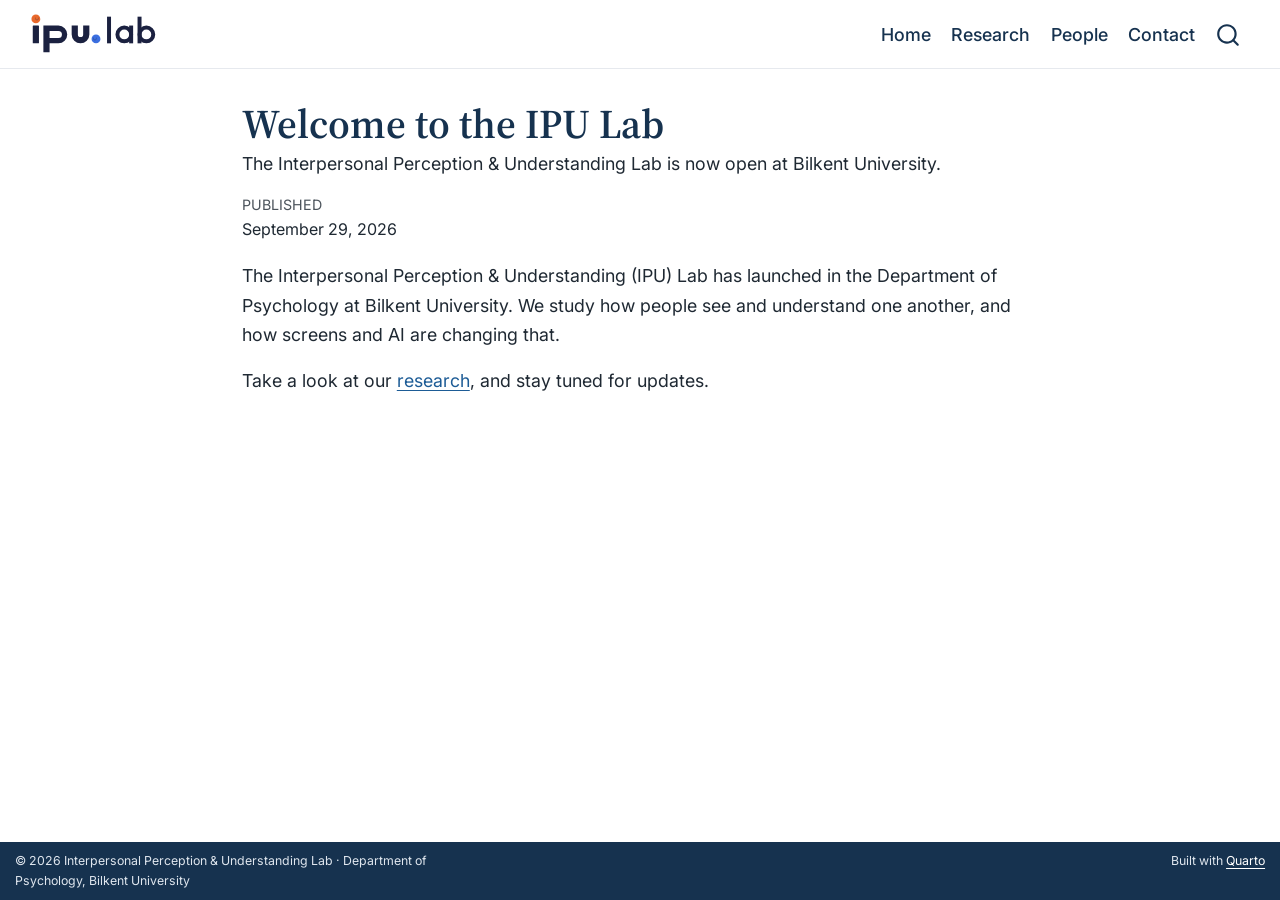
<file: docs/news/2026-09-29-welcome.html>
<!DOCTYPE html>
<html xmlns="http://www.w3.org/1999/xhtml" lang="en" xml:lang="en"><head>

<meta charset="utf-8">
<meta name="generator" content="quarto-1.10.18">

<meta name="viewport" content="width=device-width, initial-scale=1.0, user-scalable=yes">

<meta name="dcterms.date" content="2026-09-29">
<meta name="description" content="The Interpersonal Perception &amp; Understanding Lab is now open at Bilkent University.">

<title>Welcome to the IPU Lab – IPU Lab</title>
<style>
/* Default styles provided by pandoc.
** See https://pandoc.org/MANUAL.html#variables-for-html for config info.
*/
span.smallcaps{font-variant: small-caps;}
div.columns{display: flex; gap: 1.5em;}
div.column{flex: auto;}
@media screen {
div.columns{gap: min(4vw, 1.5em);}
div.column{overflow-x: auto;}
}
div.hanging-indent{margin-left: 1.5em; text-indent: -1.5em;}
ul.task-list{list-style: none;}
ul.task-list li input[type="checkbox"] {
  width: 0.8em;
  margin: 0 0.8em 0.2em -1em; /* quarto-specific, see https://github.com/quarto-dev/quarto-cli/issues/4556 */ 
  vertical-align: middle;
}
</style>


<script src="../site_libs/quarto-nav/quarto-nav.js"></script>
<script src="../site_libs/quarto-nav/headroom.min.js"></script>
<script src="../site_libs/clipboard/clipboard.min.js"></script>
<script src="../site_libs/quarto-search/autocomplete.umd.js"></script>
<script src="../site_libs/quarto-search/fuse.min.js"></script>
<script src="../site_libs/quarto-search/quarto-search.js"></script>
<meta name="quarto:offset" content="../">
<link href="../images/ipu-favicon.png" rel="icon" type="image/png">
<script src="../site_libs/quarto-html/quarto.js" type="module"></script>
<script src="../site_libs/quarto-html/tabsets/tabsets.js" type="module"></script>
<script src="../site_libs/quarto-html/popper.min.js"></script>
<script src="../site_libs/quarto-html/tippy.umd.min.js"></script>
<link href="../site_libs/quarto-html/tippy.css" rel="stylesheet">
<link href="../site_libs/quarto-html/quarto-syntax-highlighting-64a204ab8560d761af7679ceaba22944.css" rel="stylesheet" id="quarto-text-highlighting-styles">
<script src="../site_libs/bootstrap/bootstrap.min.js"></script>
<link href="../site_libs/bootstrap/bootstrap-icons.css" rel="stylesheet">
<link href="../site_libs/bootstrap/bootstrap-56bd78b5a6157ba59dc0b1ddce79f398.min.css" rel="stylesheet" append-hash="true" id="quarto-bootstrap" data-mode="light">
<script id="quarto-search-options" type="application/json">{
  "location": "navbar",
  "copy-button": false,
  "collapse-after": 3,
  "panel-placement": "end",
  "type": "overlay",
  "limit": 50,
  "keyboard-shortcut": [
    "f",
    "/",
    "s"
  ],
  "show-item-context": false,
  "language": {
    "search-no-results-text": "No results",
    "search-matching-documents-text": "matching documents",
    "search-copy-link-title": "Copy link to search",
    "search-hide-matches-text": "Hide additional matches",
    "search-more-match-text": "more match in this document",
    "search-more-matches-text": "more matches in this document",
    "search-clear-button-title": "Clear",
    "search-text-placeholder": "",
    "search-detached-cancel-button-title": "Cancel",
    "search-submit-button-title": "Submit",
    "search-label": "Search"
  }
}</script>
<style>html{ scroll-behavior: smooth; }</style>


</head>

<body class="nav-fixed fullcontent quarto-light">

<div id="quarto-search-results"></div>
  <header id="quarto-header" class="headroom fixed-top">
    <nav class="navbar navbar-expand-lg " data-bs-theme="dark">
      <div class="navbar-container container-fluid">
      <div class="navbar-brand-container mx-auto">
    <a href="../index.html" class="navbar-brand navbar-brand-logo">
    <img src="../images/ipu-lab-logo.svg" alt="IPU Lab" class="navbar-logo light-content">
    <img src="../images/ipu-lab-logo.svg" alt="IPU Lab" class="navbar-logo dark-content">
    </a>
  </div>
            <div id="quarto-search" class="" title="Search"></div>
          <button class="navbar-toggler" type="button" data-bs-toggle="collapse" data-bs-target="#navbarCollapse" aria-controls="navbarCollapse" role="menu" aria-expanded="false" aria-label="Toggle navigation" onclick="if (window.quartoToggleHeadroom) { window.quartoToggleHeadroom(); }">
  <span class="navbar-toggler-icon"></span>
</button>
          <div class="collapse navbar-collapse" id="navbarCollapse">
            <ul class="navbar-nav navbar-nav-scroll ms-auto">
  <li class="nav-item">
    <a class="nav-link" href="../index.html"> 
<span class="menu-text">Home</span></a>
  </li>  
  <li class="nav-item">
    <a class="nav-link" href="../research.html"> 
<span class="menu-text">Research</span></a>
  </li>  
  <li class="nav-item">
    <a class="nav-link" href="../people.html"> 
<span class="menu-text">People</span></a>
  </li>  
  <li class="nav-item">
    <a class="nav-link" href="../contact.html"> 
<span class="menu-text">Contact</span></a>
  </li>  
</ul>
          </div> <!-- /navcollapse -->
            <div class="quarto-navbar-tools">
</div>
      </div> <!-- /container-fluid -->
    </nav>
</header>
<!-- content -->
<div id="quarto-content" class="quarto-container page-columns page-rows-contents page-layout-article page-navbar">
<!-- sidebar -->
<!-- margin-sidebar -->
    
<!-- main -->
<main class="content" id="quarto-document-content">

<header id="title-block-header" class="quarto-title-block default">
<div class="quarto-title">
<h1 class="title">Welcome to the IPU Lab</h1>
</div>

<div>
  <div class="description">
    The Interpersonal Perception &amp; Understanding Lab is now open at Bilkent University.
  </div>
</div>


<div class="quarto-title-meta">

    
    <div>
    <div class="quarto-title-meta-heading">Published</div>
    <div class="quarto-title-meta-contents">
      <p class="date">September 29, 2026</p>
    </div>
  </div>
  
    
  </div>
  


</header>


<p>The Interpersonal Perception &amp; Understanding (IPU) Lab has launched in the Department of Psychology at Bilkent University. We study how people see and understand one another, and how screens and AI are changing that.</p>
<p>Take a look at our <a href="../research.html">research</a>, and stay tuned for updates.</p>



</main> <!-- /main -->
<script id="quarto-html-after-body" type="application/javascript">
  window.document.addEventListener("DOMContentLoaded", function (event) {
    const isCodeAnnotation = (el) => {
      for (const clz of el.classList) {
        if (clz.startsWith('code-annotation-')) {                     
          return true;
        }
      }
      return false;
    }
    const onCopySuccess = function(e) {
      // button target
      const button = e.trigger;
      // don't keep focus
      button.blur();
      // flash "checked"
      button.classList.add('code-copy-button-checked');
      var currentTitle = button.getAttribute("title");
      button.setAttribute("title", "Copied!");
      let tooltip;
      if (window.bootstrap) {
        button.setAttribute("data-bs-toggle", "tooltip");
        button.setAttribute("data-bs-placement", "left");
        button.setAttribute("data-bs-title", "Copied!");
        tooltip = new bootstrap.Tooltip(button, 
          { trigger: "manual", 
            customClass: "code-copy-button-tooltip",
            offset: [0, -8]});
        tooltip.show();    
      }
      setTimeout(function() {
        if (tooltip) {
          tooltip.hide();
          button.removeAttribute("data-bs-title");
          button.removeAttribute("data-bs-toggle");
          button.removeAttribute("data-bs-placement");
        }
        button.setAttribute("title", currentTitle);
        button.classList.remove('code-copy-button-checked');
      }, 1000);
      // clear code selection
      e.clearSelection();
    }
    const getTextToCopy = function(trigger) {
      const outerScaffold = trigger.parentElement.cloneNode(true);
      const codeEl = outerScaffold.querySelector('code');
      for (const childEl of codeEl.children) {
        if (isCodeAnnotation(childEl)) {
          childEl.remove();
        }
      }
      return codeEl.innerText;
    }
    const clipboard = new window.ClipboardJS('.code-copy-button:not([data-in-quarto-modal])', {
      text: getTextToCopy
    });
    clipboard.on('success', onCopySuccess);
    if (window.document.getElementById('quarto-embedded-source-code-modal')) {
      const clipboardModal = new window.ClipboardJS('.code-copy-button[data-in-quarto-modal]', {
        text: getTextToCopy,
        container: window.document.getElementById('quarto-embedded-source-code-modal')
      });
      clipboardModal.on('success', onCopySuccess);
    }
      var localhostRegex = new RegExp(/^(?:http|https):\/\/localhost\:?[0-9]*\//);
      var mailtoRegex = new RegExp(/^mailto:/);
        var filterRegex = new RegExp("https:\/\/mkezer\.github\.io\/ipu-lab\/");
      var isInternal = (href) => {
          return filterRegex.test(href) || localhostRegex.test(href) || mailtoRegex.test(href);
      }
      // Inspect non-navigation links and adorn them if external
     var links = window.document.querySelectorAll('a[href]:not(.nav-link):not(.navbar-brand):not(.toc-action):not(.sidebar-link):not(.sidebar-item-toggle):not(.pagination-link):not(.no-external):not([aria-hidden]):not(.dropdown-item):not(.quarto-navigation-tool):not(.about-link)');
      for (var i=0; i<links.length; i++) {
        const link = links[i];
        if (!isInternal(link.href)) {
          // undo the damage that might have been done by quarto-nav.js in the case of
          // links that we want to consider external
          if (link.dataset.originalHref !== undefined) {
            link.href = link.dataset.originalHref;
          }
            // target, if specified
            link.setAttribute("target", "_blank");
            if (link.getAttribute("rel") === null) {
              link.setAttribute("rel", "noopener");
            }
        }
      }
    function tippyHover(el, contentFn, onTriggerFn, onUntriggerFn) {
      const config = {
        allowHTML: true,
        maxWidth: 500,
        delay: 100,
        arrow: false,
        appendTo: function(el) {
            return el.parentElement;
        },
        interactive: true,
        interactiveBorder: 10,
        theme: 'quarto',
        placement: 'bottom-start',
      };
      if (contentFn) {
        config.content = contentFn;
      }
      if (onTriggerFn) {
        config.onTrigger = onTriggerFn;
      }
      if (onUntriggerFn) {
        config.onUntrigger = onUntriggerFn;
      }
      window.tippy(el, config); 
    }
    const noterefs = window.document.querySelectorAll('a[role="doc-noteref"]');
    for (var i=0; i<noterefs.length; i++) {
      const ref = noterefs[i];
      tippyHover(ref, function() {
        // use id or data attribute instead here
        let href = ref.getAttribute('data-footnote-href') || ref.getAttribute('href');
        try { href = new URL(href).hash; } catch {}
        const id = href.replace(/^#\/?/, "");
        const note = window.document.getElementById(id);
        if (note) {
          return note.innerHTML;
        } else {
          return "";
        }
      });
    }
    const xrefs = window.document.querySelectorAll('a.quarto-xref');
    const processXRef = (id, note) => {
      // Strip column container classes
      const stripColumnClz = (el) => {
        el.classList.remove("page-full", "page-columns");
        if (el.children) {
          for (const child of el.children) {
            stripColumnClz(child);
          }
        }
      }
      stripColumnClz(note)
      if (id === null || id.startsWith('sec-')) {
        // Special case sections, only their first couple elements
        const container = document.createElement("div");
        if (note.children && note.children.length > 2) {
          container.appendChild(note.children[0].cloneNode(true));
          for (let i = 1; i < note.children.length; i++) {
            const child = note.children[i];
            if (child.tagName === "P" && child.innerText === "") {
              continue;
            } else {
              container.appendChild(child.cloneNode(true));
              break;
            }
          }
          if (window.Quarto?.typesetMath) {
            window.Quarto.typesetMath(container);
          }
          return container.innerHTML
        } else {
          if (window.Quarto?.typesetMath) {
            window.Quarto.typesetMath(note);
          }
          return note.innerHTML;
        }
      } else {
        // Remove any anchor links if they are present
        const anchorLink = note.querySelector('a.anchorjs-link');
        if (anchorLink) {
          anchorLink.remove();
        }
        if (window.Quarto?.typesetMath) {
          window.Quarto.typesetMath(note);
        }
        if (note.classList.contains("callout")) {
          return note.outerHTML;
        } else {
          return note.innerHTML;
        }
      }
    }
    for (var i=0; i<xrefs.length; i++) {
      const xref = xrefs[i];
      tippyHover(xref, undefined, function(instance) {
        instance.disable();
        let url = xref.getAttribute('href');
        let hash = undefined; 
        if (url.startsWith('#')) {
          hash = url;
        } else {
          try { hash = new URL(url).hash; } catch {}
        }
        if (hash) {
          const id = hash.replace(/^#\/?/, "");
          const note = window.document.getElementById(id);
          if (note !== null) {
            try {
              const html = processXRef(id, note.cloneNode(true));
              instance.setContent(html);
            } finally {
              instance.enable();
              instance.show();
            }
          } else {
            // See if we can fetch this
            fetch(url.split('#')[0])
            .then(res => res.text())
            .then(html => {
              const parser = new DOMParser();
              const htmlDoc = parser.parseFromString(html, "text/html");
              const note = htmlDoc.getElementById(id);
              if (note !== null) {
                const html = processXRef(id, note);
                instance.setContent(html);
              } 
            }).finally(() => {
              instance.enable();
              instance.show();
            });
          }
        } else {
          // See if we can fetch a full url (with no hash to target)
          // This is a special case and we should probably do some content thinning / targeting
          fetch(url)
          .then(res => res.text())
          .then(html => {
            const parser = new DOMParser();
            const htmlDoc = parser.parseFromString(html, "text/html");
            const note = htmlDoc.querySelector('main.content');
            if (note !== null) {
              // This should only happen for chapter cross references
              // (since there is no id in the URL)
              // remove the first header
              if (note.children.length > 0 && note.children[0].tagName === "HEADER") {
                note.children[0].remove();
              }
              const html = processXRef(null, note);
              instance.setContent(html);
            } 
          }).finally(() => {
            instance.enable();
            instance.show();
          });
        }
      }, function(instance) {
      });
    }
        let selectedAnnoteEl;
        const selectorForAnnotation = ( cell, annotation) => {
          let cellAttr = 'data-code-cell="' + cell + '"';
          let lineAttr = 'data-code-annotation="' +  annotation + '"';
          const selector = 'span[' + cellAttr + '][' + lineAttr + ']';
          return selector;
        }
        const selectCodeLines = (annoteEl) => {
          const doc = window.document;
          const targetCell = annoteEl.getAttribute("data-target-cell");
          const targetAnnotation = annoteEl.getAttribute("data-target-annotation");
          const annoteSpan = window.document.querySelector(selectorForAnnotation(targetCell, targetAnnotation));
          const lines = annoteSpan.getAttribute("data-code-lines").split(",");
          const lineIds = lines.map((line) => {
            return targetCell + "-" + line;
          })
          let top = null;
          let height = null;
          let parent = null;
          if (lineIds.length > 0) {
              //compute the position of the single el (top and bottom and make a div)
              const el = window.document.getElementById(lineIds[0]);
              top = el.offsetTop;
              height = el.offsetHeight;
              parent = el.parentElement.parentElement;
            if (lineIds.length > 1) {
              const lastEl = window.document.getElementById(lineIds[lineIds.length - 1]);
              const bottom = lastEl.offsetTop + lastEl.offsetHeight;
              height = bottom - top;
            }
            if (top !== null && height !== null && parent !== null) {
              // cook up a div (if necessary) and position it 
              let div = window.document.getElementById("code-annotation-line-highlight");
              if (div === null) {
                div = window.document.createElement("div");
                div.setAttribute("id", "code-annotation-line-highlight");
                div.style.position = 'absolute';
                parent.appendChild(div);
              }
              div.style.top = top - 2 + "px";
              div.style.height = height + 4 + "px";
              div.style.left = 0;
              let gutterDiv = window.document.getElementById("code-annotation-line-highlight-gutter");
              if (gutterDiv === null) {
                gutterDiv = window.document.createElement("div");
                gutterDiv.setAttribute("id", "code-annotation-line-highlight-gutter");
                gutterDiv.style.position = 'absolute';
                const codeCell = window.document.getElementById(targetCell);
                const gutter = codeCell.querySelector('.code-annotation-gutter');
                gutter.appendChild(gutterDiv);
              }
              gutterDiv.style.top = top - 2 + "px";
              gutterDiv.style.height = height + 4 + "px";
            }
            selectedAnnoteEl = annoteEl;
          }
        };
        const unselectCodeLines = () => {
          const elementsIds = ["code-annotation-line-highlight", "code-annotation-line-highlight-gutter"];
          elementsIds.forEach((elId) => {
            const div = window.document.getElementById(elId);
            if (div) {
              div.remove();
            }
          });
          selectedAnnoteEl = undefined;
        };
          // Handle positioning of the toggle
      window.addEventListener(
        "resize",
        throttle(() => {
          elRect = undefined;
          if (selectedAnnoteEl) {
            selectCodeLines(selectedAnnoteEl);
          }
        }, 10)
      );
      function throttle(fn, ms) {
      let throttle = false;
      let timer;
        return (...args) => {
          if(!throttle) { // first call gets through
              fn.apply(this, args);
              throttle = true;
          } else { // all the others get throttled
              if(timer) clearTimeout(timer); // cancel #2
              timer = setTimeout(() => {
                fn.apply(this, args);
                timer = throttle = false;
              }, ms);
          }
        };
      }
        // Attach click handler to the DT
        const annoteDls = window.document.querySelectorAll('dt[data-target-cell]');
        for (const annoteDlNode of annoteDls) {
          annoteDlNode.addEventListener('click', (event) => {
            const clickedEl = event.target;
            if (clickedEl !== selectedAnnoteEl) {
              unselectCodeLines();
              const activeEl = window.document.querySelector('dt[data-target-cell].code-annotation-active');
              if (activeEl) {
                activeEl.classList.remove('code-annotation-active');
              }
              selectCodeLines(clickedEl);
              clickedEl.classList.add('code-annotation-active');
            } else {
              // Unselect the line
              unselectCodeLines();
              clickedEl.classList.remove('code-annotation-active');
            }
          });
        }
    const findCites = (el) => {
      const parentEl = el.parentElement;
      if (parentEl) {
        const cites = parentEl.dataset.cites;
        if (cites) {
          return {
            el,
            cites: cites.split(' ')
          };
        } else {
          return findCites(el.parentElement)
        }
      } else {
        return undefined;
      }
    };
    var bibliorefs = window.document.querySelectorAll('a[role="doc-biblioref"]');
    for (var i=0; i<bibliorefs.length; i++) {
      const ref = bibliorefs[i];
      const citeInfo = findCites(ref);
      if (citeInfo) {
        tippyHover(citeInfo.el, function() {
          var popup = window.document.createElement('div');
          citeInfo.cites.forEach(function(cite) {
            var citeDiv = window.document.createElement('div');
            citeDiv.classList.add('hanging-indent');
            citeDiv.classList.add('csl-entry');
            var biblioDiv = window.document.getElementById('ref-' + cite);
            if (biblioDiv) {
              citeDiv.innerHTML = biblioDiv.innerHTML;
            }
            popup.appendChild(citeDiv);
          });
          return popup.innerHTML;
        });
      }
    }
  });
  </script>
</div> <!-- /content -->
<footer class="footer">
  <div class="nav-footer">
    <div class="nav-footer-left">
<p>© 2026 Interpersonal Perception &amp; Understanding Lab · Department of Psychology, Bilkent University</p>
</div>   
    <div class="nav-footer-center">
      &nbsp;
    </div>
    <div class="nav-footer-right">
<p>Built with <a href="https://quarto.org">Quarto</a></p>
</div>
  </div>
</footer>




<script src="../site_libs/quarto-html/zenscroll-min.js"></script>
</body></html>
</file>
<file: docs/site_libs/quarto-html/tippy.css>
.tippy-box[data-animation=fade][data-state=hidden]{opacity:0}[data-tippy-root]{max-width:calc(100vw - 10px)}.tippy-box{position:relative;background-color:#333;color:#fff;border-radius:4px;font-size:14px;line-height:1.4;white-space:normal;outline:0;transition-property:transform,visibility,opacity}.tippy-box[data-placement^=top]>.tippy-arrow{bottom:0}.tippy-box[data-placement^=top]>.tippy-arrow:before{bottom:-7px;left:0;border-width:8px 8px 0;border-top-color:initial;transform-origin:center top}.tippy-box[data-placement^=bottom]>.tippy-arrow{top:0}.tippy-box[data-placement^=bottom]>.tippy-arrow:before{top:-7px;left:0;border-width:0 8px 8px;border-bottom-color:initial;transform-origin:center bottom}.tippy-box[data-placement^=left]>.tippy-arrow{right:0}.tippy-box[data-placement^=left]>.tippy-arrow:before{border-width:8px 0 8px 8px;border-left-color:initial;right:-7px;transform-origin:center left}.tippy-box[data-placement^=right]>.tippy-arrow{left:0}.tippy-box[data-placement^=right]>.tippy-arrow:before{left:-7px;border-width:8px 8px 8px 0;border-right-color:initial;transform-origin:center right}.tippy-box[data-inertia][data-state=visible]{transition-timing-function:cubic-bezier(.54,1.5,.38,1.11)}.tippy-arrow{width:16px;height:16px;color:#333}.tippy-arrow:before{content:"";position:absolute;border-color:transparent;border-style:solid}.tippy-content{position:relative;padding:5px 9px;z-index:1}
</file>
<file: docs/site_libs/quarto-html/quarto-syntax-highlighting-64a204ab8560d761af7679ceaba22944.css>
/* quarto syntax highlight colors */
:root {
  --quarto-hl-ot-color: #003B4F;
  --quarto-hl-at-color: #657422;
  --quarto-hl-ss-color: #20794D;
  --quarto-hl-an-color: #5E5E5E;
  --quarto-hl-fu-color: #4758AB;
  --quarto-hl-st-color: #20794D;
  --quarto-hl-cf-color: #003B4F;
  --quarto-hl-op-color: #5E5E5E;
  --quarto-hl-er-color: #AD0000;
  --quarto-hl-bn-color: #AD0000;
  --quarto-hl-al-color: #AD0000;
  --quarto-hl-va-color: #111111;
  --quarto-hl-bu-color: inherit;
  --quarto-hl-ex-color: inherit;
  --quarto-hl-pp-color: #AD0000;
  --quarto-hl-in-color: #5E5E5E;
  --quarto-hl-vs-color: #20794D;
  --quarto-hl-wa-color: #5E5E5E;
  --quarto-hl-do-color: #5E5E5E;
  --quarto-hl-im-color: #00769E;
  --quarto-hl-ch-color: #20794D;
  --quarto-hl-dt-color: #AD0000;
  --quarto-hl-fl-color: #AD0000;
  --quarto-hl-co-color: #5E5E5E;
  --quarto-hl-cv-color: #5E5E5E;
  --quarto-hl-cn-color: #8f5902;
  --quarto-hl-sc-color: #5E5E5E;
  --quarto-hl-dv-color: #AD0000;
  --quarto-hl-kw-color: #003B4F;
}

/* other quarto variables */
:root {
  --quarto-font-monospace: SFMono-Regular, Menlo, Monaco, Consolas, "Liberation Mono", "Courier New", monospace;
}

/* syntax highlight based on Pandoc's rules */
pre > code.sourceCode > span {
  color: #003B4F;
}

code.sourceCode > span {
  color: #003B4F;
}

div.sourceCode,
div.sourceCode pre.sourceCode {
  color: #003B4F;
}

/* Normal */
code span {
  color: #003B4F;
}

/* Alert */
code span.al {
  color: #AD0000;
  font-style: inherit;
}

/* Annotation */
code span.an {
  color: #5E5E5E;
  font-style: inherit;
}

/* Attribute */
code span.at {
  color: #657422;
  font-style: inherit;
}

/* BaseN */
code span.bn {
  color: #AD0000;
  font-style: inherit;
}

/* BuiltIn */
code span.bu {
  font-style: inherit;
}

/* ControlFlow */
code span.cf {
  color: #003B4F;
  font-weight: bold;
  font-style: inherit;
}

/* Char */
code span.ch {
  color: #20794D;
  font-style: inherit;
}

/* Constant */
code span.cn {
  color: #8f5902;
  font-style: inherit;
}

/* Comment */
code span.co {
  color: #5E5E5E;
  font-style: inherit;
}

/* CommentVar */
code span.cv {
  color: #5E5E5E;
  font-style: italic;
}

/* Documentation */
code span.do {
  color: #5E5E5E;
  font-style: italic;
}

/* DataType */
code span.dt {
  color: #AD0000;
  font-style: inherit;
}

/* DecVal */
code span.dv {
  color: #AD0000;
  font-style: inherit;
}

/* Error */
code span.er {
  color: #AD0000;
  font-style: inherit;
}

/* Extension */
code span.ex {
  font-style: inherit;
}

/* Float */
code span.fl {
  color: #AD0000;
  font-style: inherit;
}

/* Function */
code span.fu {
  color: #4758AB;
  font-style: inherit;
}

/* Import */
code span.im {
  color: #00769E;
  font-style: inherit;
}

/* Information */
code span.in {
  color: #5E5E5E;
  font-style: inherit;
}

/* Keyword */
code span.kw {
  color: #003B4F;
  font-weight: bold;
  font-style: inherit;
}

/* Operator */
code span.op {
  color: #5E5E5E;
  font-style: inherit;
}

/* Other */
code span.ot {
  color: #003B4F;
  font-style: inherit;
}

/* Preprocessor */
code span.pp {
  color: #AD0000;
  font-style: inherit;
}

/* SpecialChar */
code span.sc {
  color: #5E5E5E;
  font-style: inherit;
}

/* SpecialString */
code span.ss {
  color: #20794D;
  font-style: inherit;
}

/* String */
code span.st {
  color: #20794D;
  font-style: inherit;
}

/* Variable */
code span.va {
  color: #111111;
  font-style: inherit;
}

/* VerbatimString */
code span.vs {
  color: #20794D;
  font-style: inherit;
}

/* Warning */
code span.wa {
  color: #5E5E5E;
  font-style: italic;
}

.prevent-inlining {
  content: "</";
}

/*# sourceMappingURL=9d8d5bb603a83b8298b89080a598c93b.css.map */
</file>
